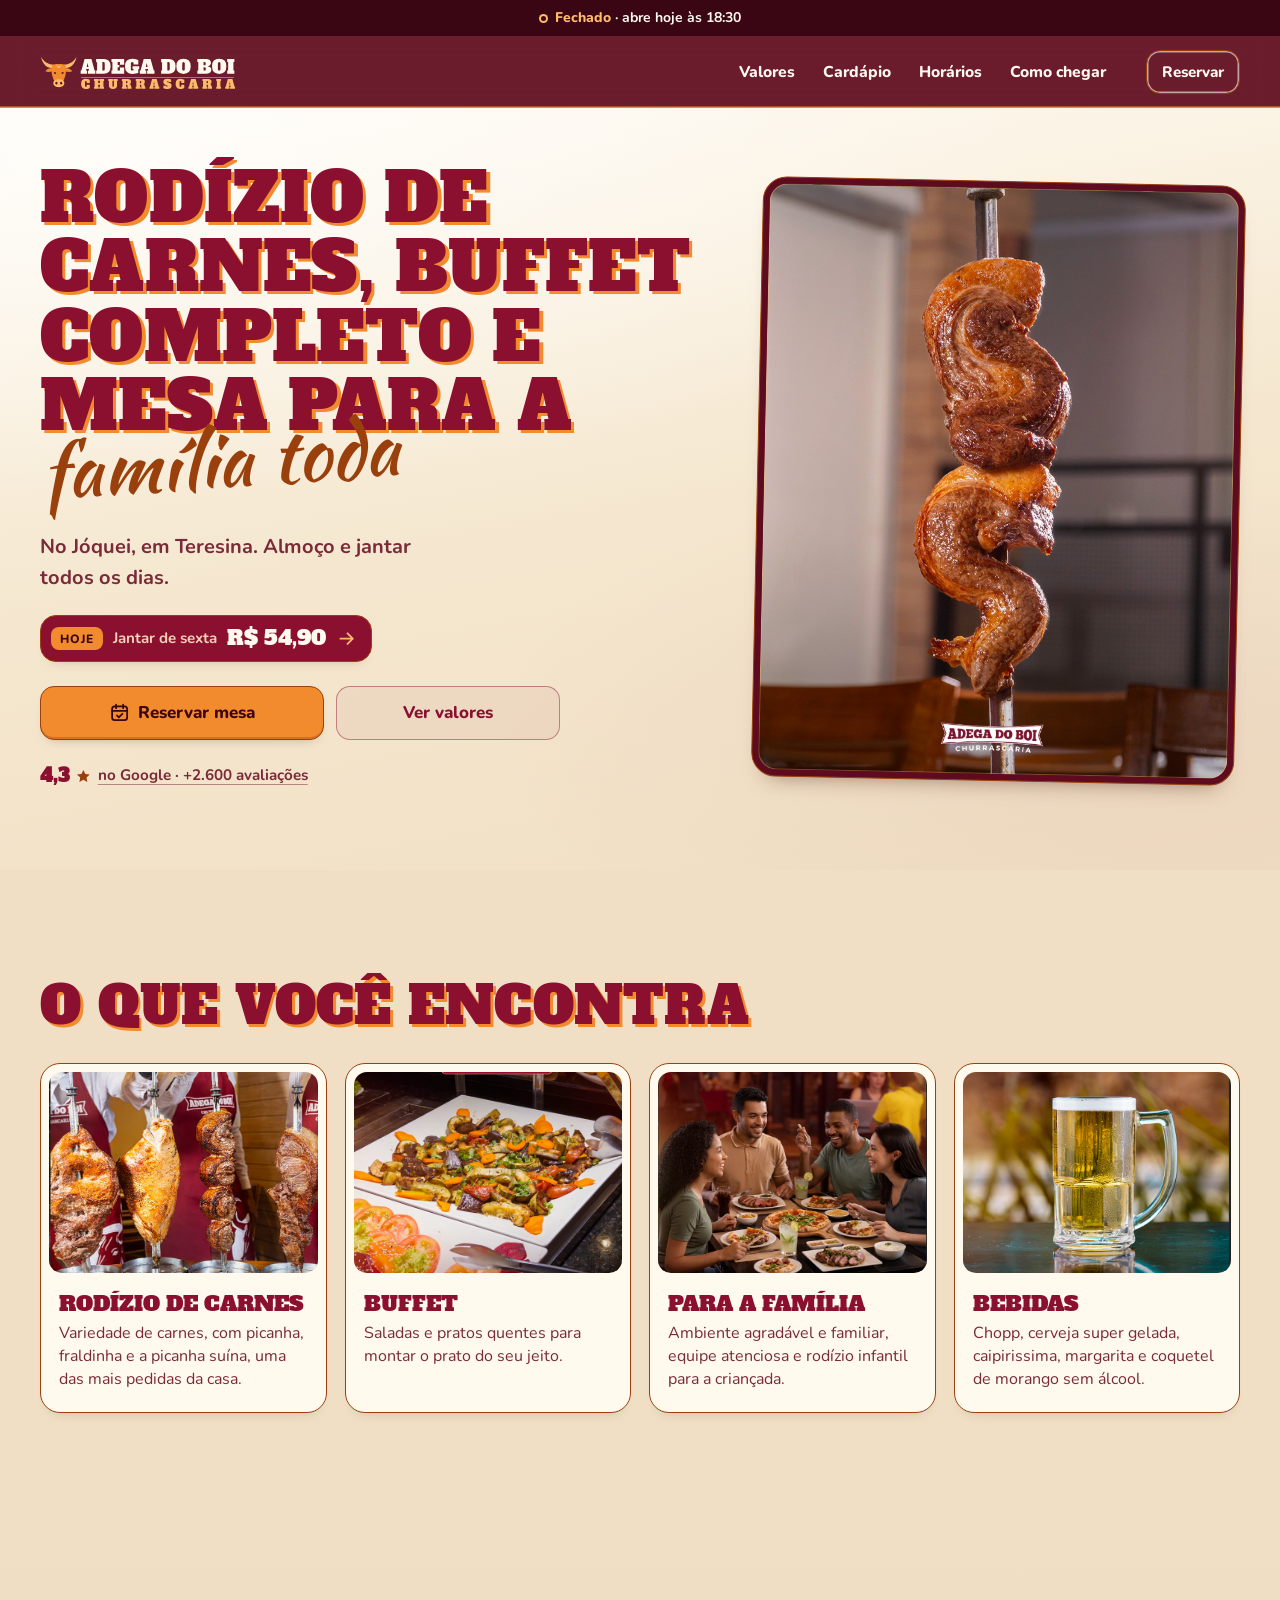
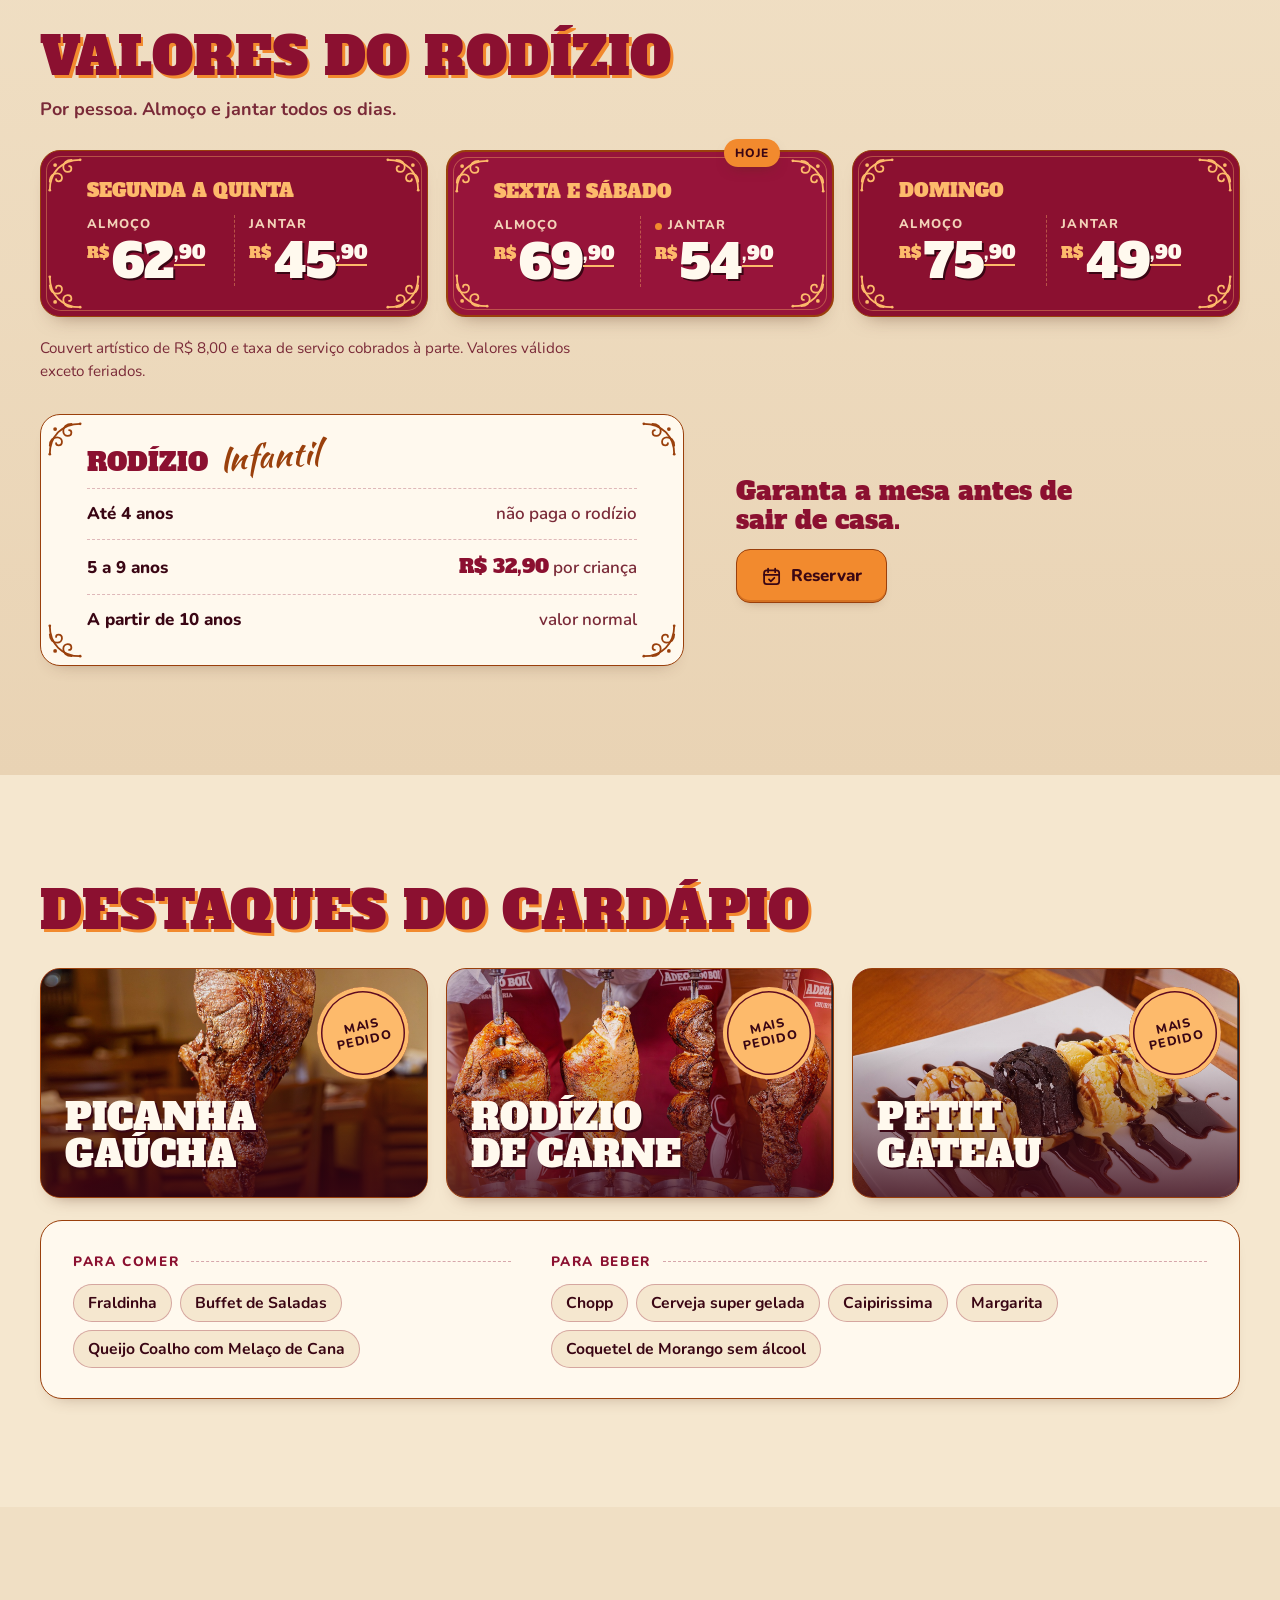
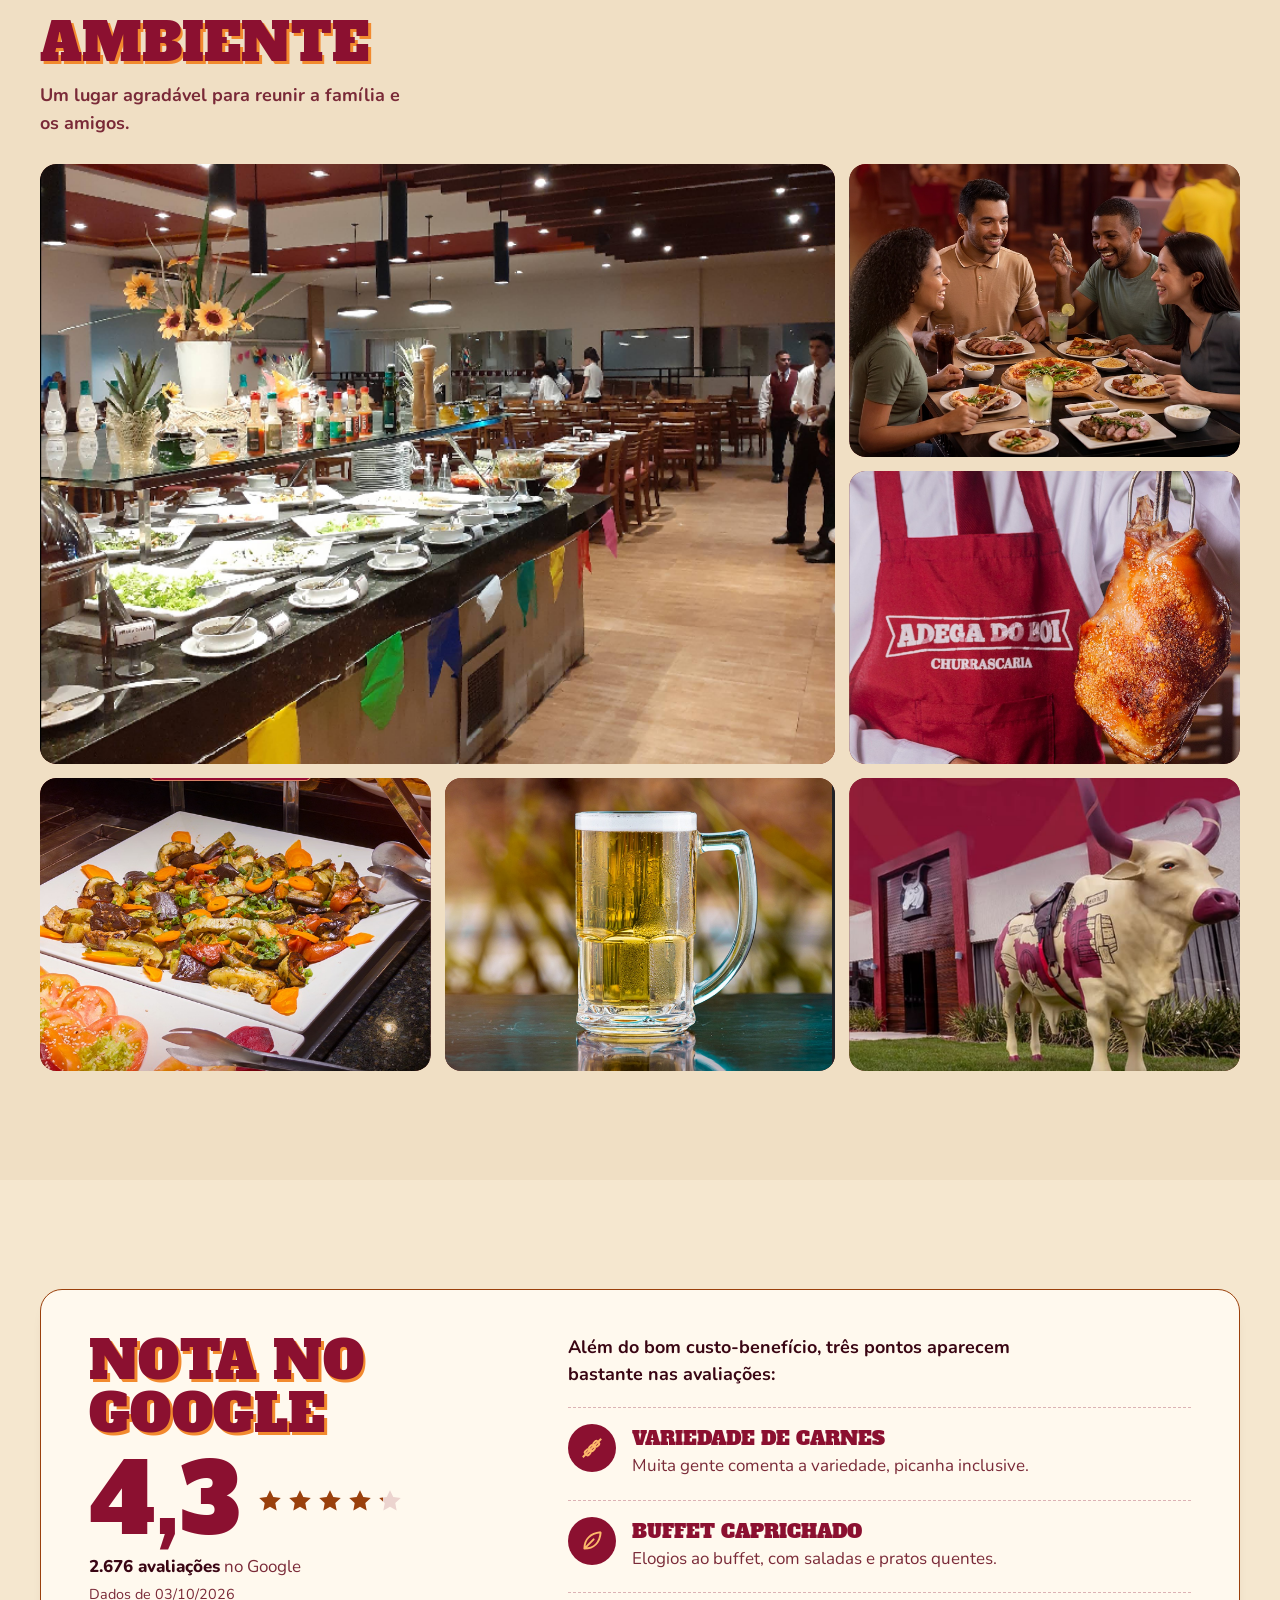
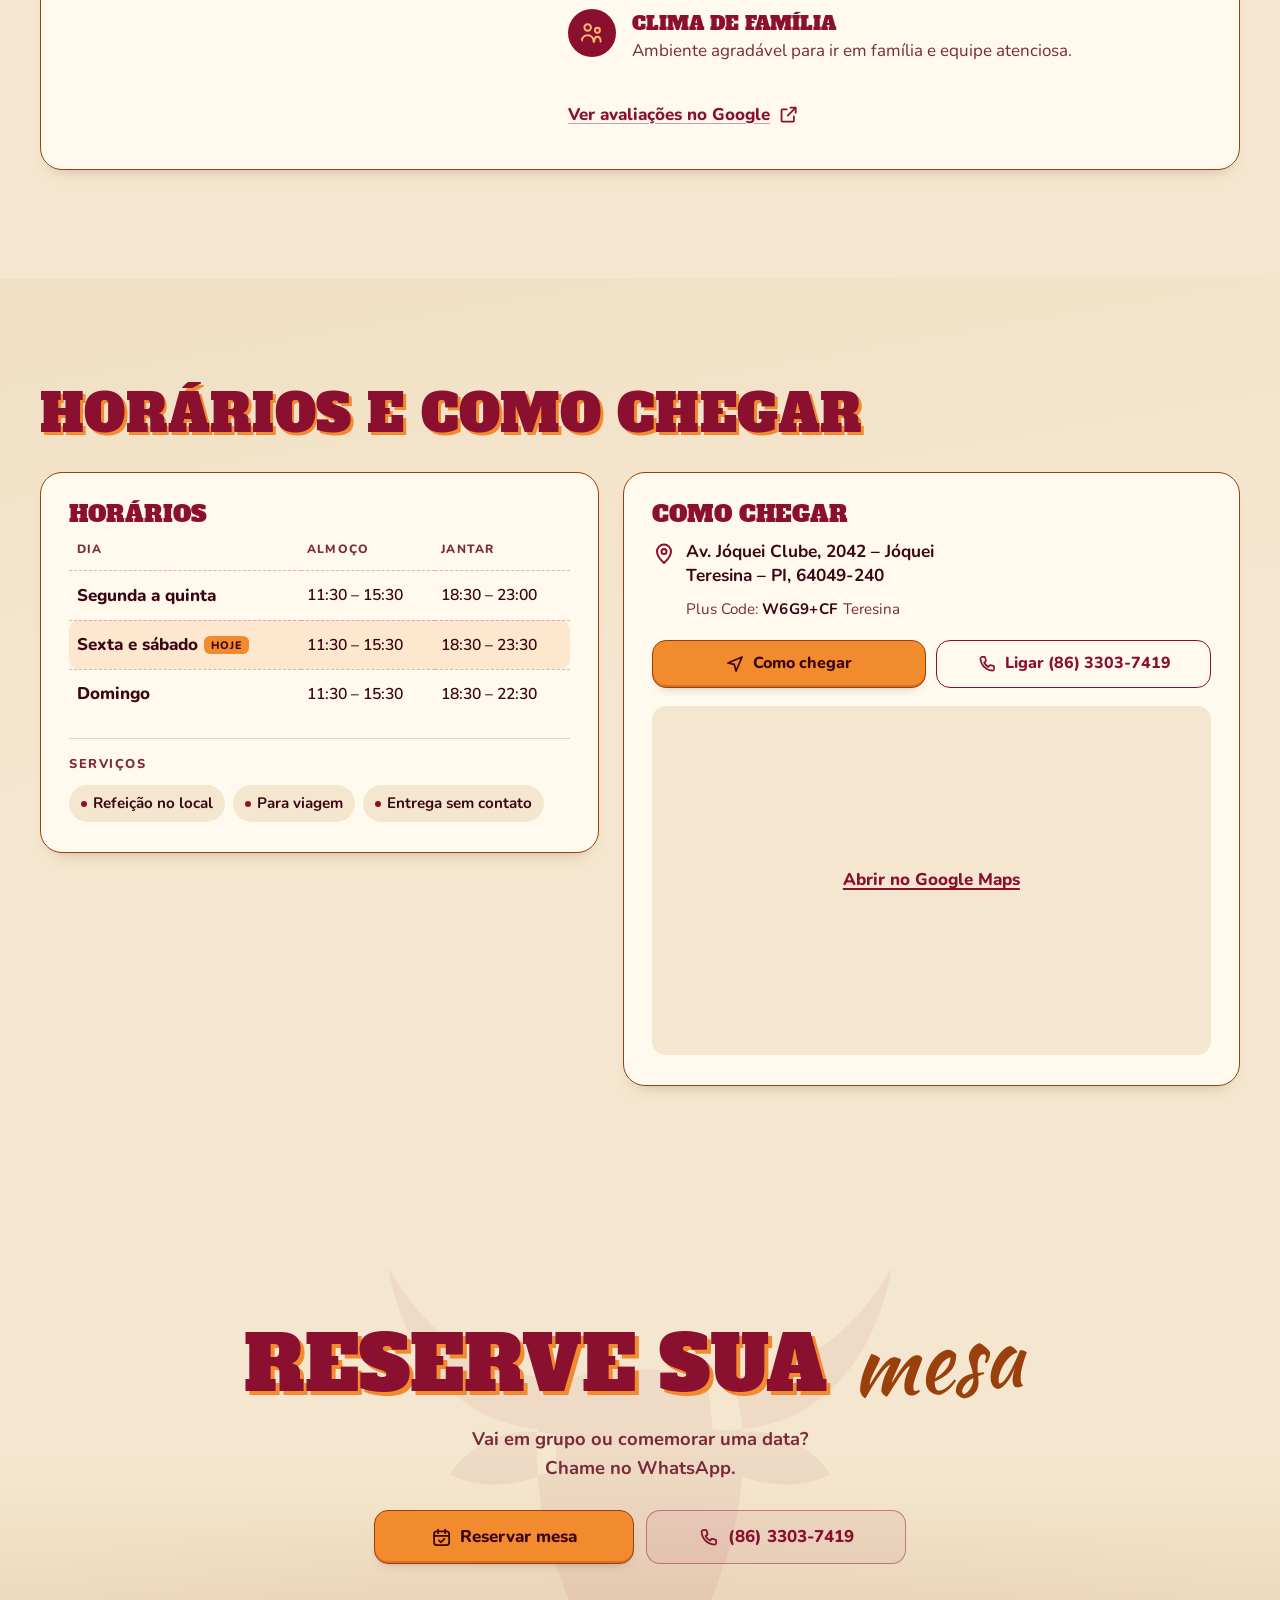
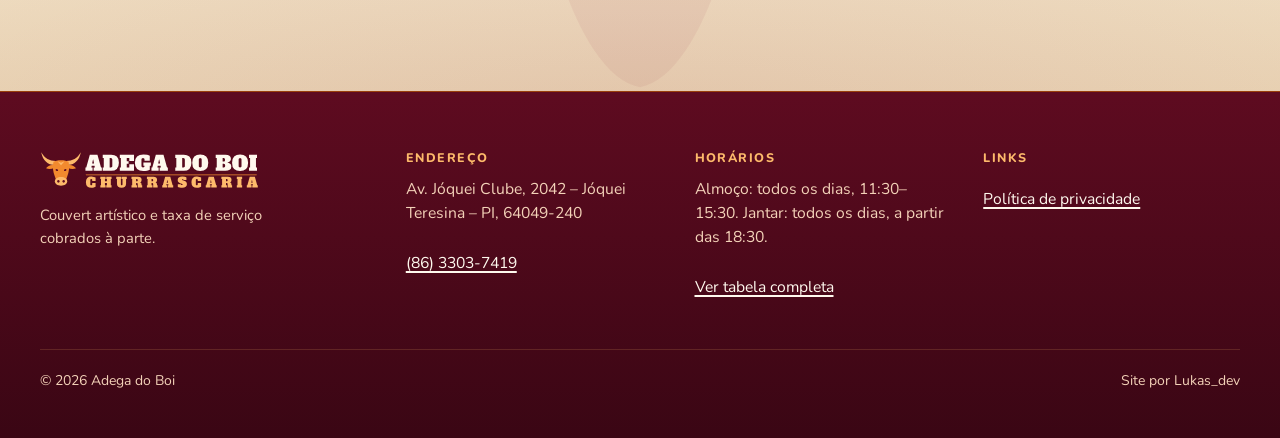
<file: index.html>
<!doctype html>
<html lang="pt-BR">
<head>
  <meta charset="utf-8">
  <meta name="viewport" content="width=device-width, initial-scale=1, viewport-fit=cover">
  <title>Adega do Boi | Churrascaria e Rodízio em Teresina – PI</title>
  <meta name="description" content="Rodízio de carnes e buffet no Jóquei, Teresina. Veja valores, horários e reserve sua mesa.">
  <!-- CONFIRMAR: trocar https://www.adegadoboi.com.br pelo domínio final (aqui, no config.js, no sitemap.xml e no robots.txt) -->
  <link rel="canonical" href="https://www.adegadoboi.com.br/">
  <meta name="theme-color" content="#3A0614">
  <meta name="format-detection" content="telephone=no">

  <meta property="og:type" content="website">
  <meta property="og:locale" content="pt_BR">
  <meta property="og:site_name" content="Adega do Boi">
  <meta property="og:title" content="Adega do Boi | Churrascaria e Rodízio em Teresina – PI">
  <meta property="og:description" content="Rodízio de carnes e buffet no Jóquei, Teresina. Veja valores, horários e reserve sua mesa.">
  <meta property="og:url" content="https://www.adegadoboi.com.br/">
  <meta property="og:image" content="https://www.adegadoboi.com.br/assets/img/og-image.jpg">
  <meta property="og:image:width" content="1200">
  <meta property="og:image:height" content="630">
  <meta property="og:image:alt" content="Adega do Boi — rodízio de carnes e buffet no Jóquei, Teresina">
  <meta name="twitter:card" content="summary_large_image">
  <meta name="twitter:title" content="Adega do Boi | Churrascaria e Rodízio em Teresina – PI">
  <meta name="twitter:description" content="Rodízio de carnes e buffet no Jóquei, Teresina. Veja valores, horários e reserve sua mesa.">
  <meta name="twitter:image" content="https://www.adegadoboi.com.br/assets/img/og-image.jpg">

  <link rel="icon" href="assets/img/favicon.svg" type="image/svg+xml">
  <link rel="apple-touch-icon" href="assets/img/apple-touch-icon.png">

  <link rel="preconnect" href="https://fonts.googleapis.com">
  <link rel="preconnect" href="https://fonts.gstatic.com" crossorigin>
  <link rel="stylesheet" href="https://fonts.googleapis.com/css2?family=Alfa+Slab+One&amp;family=Kaushan+Script&amp;family=Nunito:wght@400;600;700;800&amp;display=swap" media="print" onload="this.media='all'">
  <noscript><link rel="stylesheet" href="https://fonts.googleapis.com/css2?family=Alfa+Slab+One&amp;family=Kaushan+Script&amp;family=Nunito:wght@400;600;700;800&amp;display=swap"></noscript>
  <link rel="stylesheet" href="assets/css/style.css">
  <script>(function(d){d.classList.add("js","cta-hero-visivel");if(!matchMedia('(prefers-reduced-motion: reduce)').matches&&'IntersectionObserver' in window){d.classList.add('js-motion');setTimeout(function(){if(!window.__adbReady)d.classList.remove('js-motion')},3000)}})(document.documentElement)</script>

  <script type="application/ld+json">
  {
    "@context": "https://schema.org",
    "@type": "Restaurant",
    "name": "Adega do Boi",
    "url": "https://www.adegadoboi.com.br/",
    "image": "https://www.adegadoboi.com.br/assets/img/og-image.jpg",
    "telephone": "+55 86 3303-7419",
    "servesCuisine": ["Churrasco", "Rodízio de carnes", "Brasileira"],
    "priceRange": "R$ 40–120",
    "address": {
      "@type": "PostalAddress",
      "streetAddress": "Av. Jóquei Clube, 2042 – Jóquei",
      "addressLocality": "Teresina",
      "addressRegion": "PI",
      "postalCode": "64049-240",
      "addressCountry": "BR"
    },
    "openingHoursSpecification": [
      { "@type": "OpeningHoursSpecification", "dayOfWeek": ["Monday", "Tuesday", "Wednesday", "Thursday", "Friday", "Saturday", "Sunday"], "opens": "11:30", "closes": "15:30" },
      { "@type": "OpeningHoursSpecification", "dayOfWeek": ["Monday", "Tuesday", "Wednesday", "Thursday"], "opens": "18:30", "closes": "23:00" },
      { "@type": "OpeningHoursSpecification", "dayOfWeek": ["Friday", "Saturday"], "opens": "18:30", "closes": "23:30" },
      { "@type": "OpeningHoursSpecification", "dayOfWeek": "Sunday", "opens": "18:30", "closes": "22:30" }
    ]
  }
  </script>
</head>
<body>
  <!-- Ícones (desenhados à mão, traço único) -->
  <svg width="0" height="0" style="position:absolute" aria-hidden="true" focusable="false">
    <defs>
      <symbol id="i-mesa" viewBox="0 0 24 24"><rect x="3.5" y="5" width="17" height="15.5" rx="3"/><path d="M8 3v4M16 3v4M3.5 10h17M9 15.2l2.1 2.1 4-4"/></symbol>
      <symbol id="i-tel" viewBox="0 0 24 24"><path d="M6.2 3.5h2.6c.5 0 .9.3 1 .8l.9 3.6c.1.4 0 .9-.4 1.1l-1.8 1.2a12 12 0 0 0 5.3 5.3l1.2-1.8c.3-.4.7-.5 1.1-.4l3.6.9c.5.1.8.5.8 1v2.6c0 1.2-1 2.2-2.2 2.1C10.6 19.4 4.6 13.4 4.1 5.7 4 4.5 5 3.5 6.2 3.5z"/></symbol>
      <symbol id="i-rota" viewBox="0 0 24 24"><path d="M3.5 10.8 20.5 3.5l-7.3 17-2.1-8.1z"/></symbol>
      <symbol id="i-pin" viewBox="0 0 24 24"><path d="M12 21s-7-6.1-7-11.4a7 7 0 0 1 14 0C19 14.9 12 21 12 21z"/><circle cx="12" cy="9.6" r="2.5"/></symbol>
      <symbol id="i-menu" viewBox="0 0 24 24"><path d="M4 7h16M4 12h16M4 17h16"/></symbol>
      <symbol id="i-fechar" viewBox="0 0 24 24"><path d="M6 6l12 12M18 6 6 18"/></symbol>
      <symbol id="i-insta" viewBox="0 0 24 24"><rect x="3.5" y="3.5" width="17" height="17" rx="5"/><circle cx="12" cy="12" r="4"/><circle cx="17.2" cy="6.8" r=".6"/></symbol>
      <symbol id="i-seta" viewBox="0 0 24 24"><path d="M5 12h14M13 6l6 6-6 6"/></symbol>
      <symbol id="i-externo" viewBox="0 0 24 24"><path d="M14 4h6v6M20 4l-9 9M18 14v5a1 1 0 0 1-1 1H5a1 1 0 0 1-1-1V7a1 1 0 0 1 1-1h5"/></symbol>
      <symbol id="i-estrela" viewBox="0 0 24 24"><path d="m12 2.8 2.8 5.8 6.4.8-4.7 4.4 1.2 6.3L12 17l-5.7 3.1 1.2-6.3-4.7-4.4 6.4-.8z"/></symbol>
      <symbol id="i-espeto" viewBox="0 0 24 24"><path d="M3 21 21 3"/><rect x="5.7" y="13.8" width="4.6" height="4.6" rx="1.2" transform="rotate(45 8 16.1)"/><rect x="9.7" y="9.8" width="4.6" height="4.6" rx="1.2" transform="rotate(45 12 12.1)"/><rect x="13.7" y="5.8" width="4.6" height="4.6" rx="1.2" transform="rotate(45 16 8.1)"/></symbol>
      <symbol id="i-folha" viewBox="0 0 24 24"><path d="M5 19C5 10.5 10.5 5 20 4c-.8 9.4-6.3 15-15 15zM5 19l8.5-8.5"/></symbol>
      <symbol id="i-familia" viewBox="0 0 24 24"><circle cx="8" cy="7" r="3"/><circle cx="17" cy="9.4" r="2.3"/><path d="M2.5 20c0-3.6 2.4-6 5.5-6s5.5 2.4 5.5 6M14 20c.2-2.8 1.3-4.5 3-4.5s2.9 1.7 3 4.5"/></symbol>
      <symbol id="i-boi" viewBox="0 0 100 100"><path d="M37 41C22 42 9 33 5 12c8 14 19 20 33 20zM63 41c15 1 28-8 32-29-8 14-19 20-33 20zM35 42c-8-2-15 1-19 7 6 3 13 2 19-1zM65 42c8-2 15 1 19 7-6 3-13 2-19-1zM33 34c6-5 28-5 34 0 3 10 1 24-3 34-3 9-8 18-14 19-6-1-11-10-14-19-4-10-6-24-3-34z"/></symbol>
    </defs>
  </svg>

  <a class="skip" href="#conteudo">Pular para o conteúdo</a>

  <!-- 1. Status (calculado em JS a partir da tabela de horários, fuso America/Fortaleza) -->
  <div class="status" data-status>
    <p class="status__line">
      <span class="status__dot" aria-hidden="true"></span>
      <span class="status__window"><span class="status__text" data-status-text>Almoço e jantar todos os dias</span></span>
    </p>
  </div>

  <!-- 2. Header -->
  <header class="header" data-header>
    <div class="header__bar wrap">
      <a class="header__logo" href="#topo" aria-label="Adega do Boi, ir para o início">
        <!-- Logo PROVISÓRIO: troque o arquivo assets/img/logo-placeholder.svg -->
        <img src="assets/img/logo-placeholder.svg" width="419" height="81" alt="Adega do Boi — Churrascaria">
      </a>
      <nav class="nav" aria-label="Seções">
        <ul class="nav__list">
          <li><a href="#valores">Valores</a></li>
          <li><a href="#cardapio">Cardápio</a></li>
          <li><a href="#horarios">Horários</a></li>
          <li><a href="#como-chegar">Como chegar</a></li>
        </ul>
      </nav>
      <a class="btn btn--primary btn--sm header__cta" href="https://wa.me/558633037419?text=Ol%C3%A1!%20Gostaria%20de%20reservar%20uma%20mesa%20na%20Adega%20do%20Boi.%0AData%3A%20__%0AHor%C3%A1rio%3A%20__%0APessoas%3A%20__" target="_blank" rel="noopener" data-reserva data-track="reservar_whatsapp" data-origem="header">Reservar</a>
      <button class="header__toggle" type="button" aria-expanded="false" aria-controls="menu-mobile" data-menu-toggle>
        <svg class="icon icon--abrir" aria-hidden="true"><use href="#i-menu"/></svg>
        <svg class="icon icon--fechar" aria-hidden="true"><use href="#i-fechar"/></svg>
        <span class="sr-only">Menu</span>
      </button>
    </div>
    <div class="menu" id="menu-mobile" data-menu>
      <ul class="menu__list wrap">
        <li><a href="#valores">Valores</a></li>
        <li><a href="#cardapio">Cardápio</a></li>
        <li><a href="#horarios">Horários</a></li>
        <li><a href="#como-chegar">Como chegar</a></li>
      </ul>
    </div>
  </header>

  <main id="conteudo">
    <!-- 3. Hero -->
    <section class="hero" id="topo" aria-labelledby="hero-titulo">
      <div class="hero__inner wrap">
        <div class="hero__text">
          <h1 class="hero__title" id="hero-titulo">
            Rodízio de carnes, buffet completo e mesa para&nbsp;a <span class="brush brush--paint">família toda</span>
          </h1>
          <p class="hero__sub">No Jóquei, em Teresina. Almoço e jantar todos os dias.</p>

          <!-- Preenchido pelo JS a partir da tabela de valores abaixo (sem duplicar preço) -->
          <a class="today" href="#valores" data-today hidden>
            <span class="today__tag" data-today-tag>Hoje</span>
            <span class="today__label" data-today-label></span>
            <span class="today__price" data-today-price></span>
            <svg class="icon today__arrow" aria-hidden="true"><use href="#i-seta"/></svg>
          </a>

          <div class="hero__ctas">
            <a class="btn btn--primary btn--lg" href="https://wa.me/558633037419?text=Ol%C3%A1!%20Gostaria%20de%20reservar%20uma%20mesa%20na%20Adega%20do%20Boi.%0AData%3A%20__%0AHor%C3%A1rio%3A%20__%0APessoas%3A%20__" target="_blank" rel="noopener" data-reserva data-track="reservar_whatsapp" data-origem="hero">
              <svg class="icon" aria-hidden="true"><use href="#i-mesa"/></svg>
              Reservar mesa
            </a>
            <a class="btn btn--ghost btn--lg" href="#valores">Ver valores</a>
          </div>

          <!-- CONFIRMAR: trocar pelo link de compartilhamento do perfil no Google Maps (botão "Compartilhar" do perfil) -->
          <a class="gseal" href="https://www.google.com/maps/search/?api=1&amp;query=Adega%20do%20Boi%2C%20Av.%20J%C3%B3quei%20Clube%2C%202042%2C%20Teresina%20-%20PI" target="_blank" rel="noopener" data-track="ver_avaliacoes" data-origem="hero">
            <span class="gseal__score">4,3</span>
            <svg class="icon gseal__star" aria-hidden="true"><use href="#i-estrela"/></svg>
            <span class="gseal__text">no Google · +2.600 avaliações</span>
            <span class="sr-only">(abre o Google Maps)</span>
          </a>
        </div>

        <figure class="hero__media">
          <!-- FOTO: hero.jpg (4:5). Troque o arquivo mantendo o nome. -->
          <img src="assets/img/hero.png" width="1200" height="1500" alt="Espeto de picanha sendo servido na mesa" fetchpriority="high" decoding="async">
        </figure>
      </div>
    </section>

    <!-- 4. O que você encontra -->
    <section class="section section--cal-2" id="encontra" aria-labelledby="encontra-titulo">
      <div class="wrap">
        <h2 class="h2 reveal" id="encontra-titulo">O que você encontra</h2>
        <ul class="features" role="list">
          <li class="feature reveal">
            <img class="feature__img" src="assets/img/destaques-rodizio.png" width="960" height="720" alt="Cortes de carne no espeto" loading="lazy" decoding="async">
            <div class="feature__body">
              <h3 class="feature__title">Rodízio de carnes</h3>
              <p>Variedade de carnes, com picanha, fraldinha e a picanha suína, uma das mais pedidas da casa.</p>
            </div>
          </li>
          <li class="feature reveal">
            <img class="feature__img" src="assets/img/destaques-buMet.png" width="960" height="720" alt="Buffet de saladas e pratos quentes" loading="lazy" decoding="async">
            <div class="feature__body">
              <h3 class="feature__title">Buffet</h3>
              <!-- CONFIRMAR: o buffet está incluso no valor do rodízio? Não afirmar até confirmar. -->
              <p>Saladas e pratos quentes para montar o prato do seu jeito.</p>
            </div>
          </li>
          <li class="feature reveal">
            <img class="feature__img" src="assets/img/destaques-familia.png" width="960" height="720" alt="Família reunida à mesa" loading="lazy" decoding="async">
            <div class="feature__body">
              <h3 class="feature__title">Para a família</h3>
              <p>Ambiente agradável e familiar, equipe atenciosa e rodízio infantil para a criançada.</p>
            </div>
          </li>
          <li class="feature reveal">
            <img class="feature__img" src="assets/img/destaques-bebidas.png" width="960" height="720" alt="Chopp e caipirissima na mesa" loading="lazy" decoding="async">
            <div class="feature__body">
              <h3 class="feature__title">Bebidas</h3>
              <p>Chopp, cerveja super gelada, caipirissima, margarita e coquetel de morango sem álcool.</p>
            </div>
          </li>
        </ul>
      </div>
    </section>

    <!-- 5. Valores do rodízio — fonte única dos preços (o JS lê daqui para o destaque "Hoje") -->
    <section class="section section--valores" id="valores" aria-labelledby="valores-titulo">
      <div class="wrap">
        <div class="valores__head reveal">
          <h2 class="h2" id="valores-titulo">Valores do rodízio</h2>
          <p class="valores__lead">Por pessoa. Almoço e jantar todos os dias.</p>
        </div>

        <div class="prices">
          <article class="price-card reveal" data-dias="1 2 3 4">
            <h3 class="price-card__days">Segunda a quinta</h3>
            <span class="price-card__hoje" data-hoje-tag hidden>Hoje</span>
            <dl class="price-card__rows">
              <div class="price-row" data-refeicao="almoco">
                <dt>Almoço</dt>
                <dd><data class="price" value="62.90"><span class="price__cur">R$</span><span class="price__int">62</span><span class="price__cents">,90</span></data></dd>
              </div>
              <div class="price-row" data-refeicao="jantar">
                <dt>Jantar</dt>
                <dd><data class="price" value="45.90"><span class="price__cur">R$</span><span class="price__int">45</span><span class="price__cents">,90</span></data></dd>
              </div>
            </dl>
          </article>

          <article class="price-card reveal" data-dias="5 6">
            <h3 class="price-card__days">Sexta e sábado</h3>
            <span class="price-card__hoje" data-hoje-tag hidden>Hoje</span>
            <dl class="price-card__rows">
              <div class="price-row" data-refeicao="almoco">
                <dt>Almoço</dt>
                <dd><data class="price" value="69.90"><span class="price__cur">R$</span><span class="price__int">69</span><span class="price__cents">,90</span></data></dd>
              </div>
              <div class="price-row" data-refeicao="jantar">
                <dt>Jantar</dt>
                <dd><data class="price" value="54.90"><span class="price__cur">R$</span><span class="price__int">54</span><span class="price__cents">,90</span></data></dd>
              </div>
            </dl>
          </article>

          <article class="price-card reveal" data-dias="0">
            <h3 class="price-card__days">Domingo</h3>
            <span class="price-card__hoje" data-hoje-tag hidden>Hoje</span>
            <dl class="price-card__rows">
              <div class="price-row" data-refeicao="almoco">
                <dt>Almoço</dt>
                <dd><data class="price" value="75.90"><span class="price__cur">R$</span><span class="price__int">75</span><span class="price__cents">,90</span></data></dd>
              </div>
              <div class="price-row" data-refeicao="jantar">
                <dt>Jantar</dt>
                <dd><data class="price" value="49.90"><span class="price__cur">R$</span><span class="price__int">49</span><span class="price__cents">,90</span></data></dd>
              </div>
            </dl>
          </article>
        </div>

        <!-- CONFIRMAR: há música ao vivo? O site não afirma; o couvert artístico aparece só como cobrança. -->
        <p class="price-note reveal">Couvert artístico de R$ 8,00 e taxa de serviço cobrados à parte. Valores válidos exceto feriados.</p>

        <div class="valores__foot">
          <!-- CONFIRMAR: preço do rodízio infantil veio de um story com ~2 anos -->
          <div class="infantil reveal">
            <h3 class="infantil__title">Rodízio <span class="brush">Infantil</span></h3>
            <ul class="infantil__list" role="list">
              <li><span class="infantil__age">Até 4 anos</span><span class="infantil__val">não paga o rodízio</span></li>
              <li><span class="infantil__age">5 a 9 anos</span><span class="infantil__val"><strong>R$ 32,90</strong> por criança</span></li>
              <li><span class="infantil__age">A partir de 10 anos</span><span class="infantil__val">valor normal</span></li>
            </ul>
          </div>
          <div class="valores__cta reveal">
            <p>Garanta a mesa antes de sair de casa.</p>
            <a class="btn btn--primary btn--lg" href="https://wa.me/558633037419?text=Ol%C3%A1!%20Gostaria%20de%20reservar%20uma%20mesa%20na%20Adega%20do%20Boi.%0AData%3A%20__%0AHor%C3%A1rio%3A%20__%0APessoas%3A%20__" target="_blank" rel="noopener" data-reserva data-track="reservar_whatsapp" data-origem="valores">
              <svg class="icon" aria-hidden="true"><use href="#i-mesa"/></svg>
              Reservar
            </a>
          </div>
        </div>
      </div>
    </section>

    <!-- 6. Destaques do cardápio -->
    <section class="section section--cal" id="cardapio" aria-labelledby="cardapio-titulo">
      <div class="wrap">
        <h2 class="h2 reveal" id="cardapio-titulo">Destaques do cardápio</h2>
        <ul class="menu-top" role="list">
          <li class="dish reveal">
            <span class="dish__seal"><span>Mais</span> <span>pedido</span></span>
            <!-- FOTO: picanha-gaucha.png. Troque o arquivo mantendo o nome. -->
            <img class="dish__img" src="assets/img/picanha-gaucha.png" width="715" height="818" alt="" loading="lazy" decoding="async">
            <h3 class="dish__name">Picanha Gaúcha</h3>
          </li>
          <li class="dish reveal">
            <span class="dish__seal"><span>Mais</span> <span>pedido</span></span>
            <!-- FOTO: rodizio-carnes.png. Troque o arquivo mantendo o nome. -->
            <img class="dish__img" src="assets/img/rodizio-carnes.png" width="719" height="589" alt="" loading="lazy" decoding="async">
            <h3 class="dish__name">Rodízio de Carne</h3>
          </li>
          <li class="dish reveal">
            <span class="dish__seal"><span>Mais</span> <span>pedido</span></span>
            <!-- FOTO: petit-gateau.png. Troque o arquivo mantendo o nome. -->
            <img class="dish__img" src="assets/img/petit-gateau.png" width="718" height="826" alt="" loading="lazy" decoding="async">
            <h3 class="dish__name">Petit Gateau</h3>
          </li>
        </ul>

        <div class="menu-more placa">
          <div class="menu-group reveal">
            <h3 class="menu-group__title">Para comer</h3>
            <ul class="chips" role="list">
              <li>Fraldinha</li>
              <li>Buffet de Saladas</li>
              <li>Queijo Coalho com Melaço de Cana</li>
            </ul>
          </div>
          <div class="menu-group reveal">
            <h3 class="menu-group__title">Para beber</h3>
            <ul class="chips" role="list">
              <li>Chopp</li>
              <li>Cerveja super gelada</li>
              <li>Caipirissima</li>
              <li>Margarita</li>
              <li>Coquetel de Morango sem álcool</li>
            </ul>
          </div>
        </div>
      </div>
    </section>

    <!-- 7. Ambiente -->
    <section class="section section--cal-2" id="ambiente" aria-labelledby="ambiente-titulo">
      <div class="wrap">
        <div class="ambiente__head reveal">
          <h2 class="h2" id="ambiente-titulo">Ambiente</h2>
          <p>Um lugar agradável para reunir a família e os amigos.</p>
        </div>
        <ul class="gallery" role="list">
          <li class="gallery__item reveal-clip"><img src="assets/img/galeria-1.png" width="1200" height="900" alt="Salão principal visto da entrada" loading="lazy" decoding="async"></li>
          <li class="gallery__item reveal-clip"><img src="assets/img/galeria-2.png" width="1200" height="900" alt="Mesa posta para família" loading="lazy" decoding="async"></li>
          <li class="gallery__item reveal-clip"><img src="assets/img/galeria-3.png" width="1200" height="900" alt="Passador servindo carne na mesa" loading="lazy" decoding="async"></li>
          <li class="gallery__item reveal-clip"><img src="assets/img/destaques-buMet.png" width="1200" height="900" alt="Buffet de saladas" loading="lazy" decoding="async"></li>
          <li class="gallery__item reveal-clip"><img src="assets/img/destaques-bebidas.png" width="1200" height="900" alt="Chopp sendo tirado no balcão" loading="lazy" decoding="async"></li>
          <li class="gallery__item reveal-clip"><img src="assets/img/galeria-6.png" width="1200" height="900" alt="Fachada da Adega do Boi na Av. Jóquei Clube" loading="lazy" decoding="async"></li>
        </ul>
      </div>
    </section>

    <!-- 8. Prova social (sem depoimentos; temas parafraseados das avaliações públicas) -->
    <section class="section section--cal" id="avaliacoes" aria-labelledby="avaliacoes-titulo">
      <div class="wrap"><div class="social placa">
        <div class="social__score reveal">
          <h2 class="h2" id="avaliacoes-titulo">Nota no Google</h2>
          <p class="score">
            <span class="score__num">4,3</span>
            <span class="score__stars" aria-hidden="true">
              <span class="score__row"><svg class="icon"><use href="#i-estrela"/></svg><svg class="icon"><use href="#i-estrela"/></svg><svg class="icon"><use href="#i-estrela"/></svg><svg class="icon"><use href="#i-estrela"/></svg><svg class="icon"><use href="#i-estrela"/></svg></span>
              <span class="score__row score__row--fill" style="--nota: 86%"><svg class="icon"><use href="#i-estrela"/></svg><svg class="icon"><use href="#i-estrela"/></svg><svg class="icon"><use href="#i-estrela"/></svg><svg class="icon"><use href="#i-estrela"/></svg><svg class="icon"><use href="#i-estrela"/></svg></span>
            </span>
            <span class="sr-only">de 5 estrelas</span>
          </p>
          <p class="score__meta"><strong>2.676 avaliações</strong> no Google<br><span>Dados de 03/10/2026</span></p>
        </div>

        <div class="social__themes">
          <p class="social__intro reveal">Além do bom custo-benefício, três pontos aparecem bastante nas avaliações:</p>
          <ul class="themes" role="list">
            <li class="theme reveal">
              <svg class="icon theme__icon" aria-hidden="true"><use href="#i-espeto"/></svg>
              <div><h3 class="theme__title">Variedade de carnes</h3><p>Muita gente comenta a variedade, picanha inclusive.</p></div>
            </li>
            <li class="theme reveal">
              <svg class="icon theme__icon" aria-hidden="true"><use href="#i-folha"/></svg>
              <div><h3 class="theme__title">Buffet caprichado</h3><p>Elogios ao buffet, com saladas e pratos quentes.</p></div>
            </li>
            <li class="theme reveal">
              <svg class="icon theme__icon" aria-hidden="true"><use href="#i-familia"/></svg>
              <div><h3 class="theme__title">Clima de família</h3><p>Ambiente agradável para ir em família e equipe atenciosa.</p></div>
            </li>
          </ul>
          <!-- CONFIRMAR: trocar pelo link de compartilhamento do perfil no Google Maps -->
          <a class="link-arrow reveal" href="https://www.google.com/maps/search/?api=1&amp;query=Adega%20do%20Boi%2C%20Av.%20J%C3%B3quei%20Clube%2C%202042%2C%20Teresina%20-%20PI" target="_blank" rel="noopener" data-track="ver_avaliacoes" data-origem="avaliacoes">
            Ver avaliações no Google
            <svg class="icon" aria-hidden="true"><use href="#i-externo"/></svg>
          </a>
        </div>
      </div></div>
    </section>

    <!-- 9. Horários e como chegar — a tabela abaixo é a FONTE ÚNICA dos horários (status do topo, destaque "Hoje" e rodapé leem daqui) -->
    <section class="section section--horarios" id="horarios" aria-labelledby="horarios-titulo">
      <div class="wrap">
        <h2 class="h2 reveal" id="horarios-titulo">Horários e como chegar</h2>
        <div class="visit">
          <div class="board board--hours placa reveal">
            <h3 class="board__title">Horários</h3>
            <!-- CONFIRMAR: horários em feriados -->
            <table class="hours" data-hours>
              <caption class="sr-only">Horários de funcionamento: almoço e jantar</caption>
              <thead>
                <tr><th scope="col">Dia</th><th scope="col">Almoço</th><th scope="col">Jantar</th></tr>
              </thead>
              <tbody>
                <tr data-dias="1 2 3 4">
                  <th scope="row">Segunda a quinta</th>
                  <td data-refeicao="almoco" data-abre="11:30" data-fecha="15:30">11:30 – 15:30</td>
                  <td data-refeicao="jantar" data-abre="18:30" data-fecha="23:00">18:30 – 23:00</td>
                </tr>
                <tr data-dias="5 6">
                  <th scope="row">Sexta e sábado</th>
                  <td data-refeicao="almoco" data-abre="11:30" data-fecha="15:30">11:30 – 15:30</td>
                  <td data-refeicao="jantar" data-abre="18:30" data-fecha="23:30">18:30 – 23:30</td>
                </tr>
                <tr data-dias="0">
                  <th scope="row">Domingo</th>
                  <td data-refeicao="almoco" data-abre="11:30" data-fecha="15:30">11:30 – 15:30</td>
                  <td data-refeicao="jantar" data-abre="18:30" data-fecha="22:30">18:30 – 22:30</td>
                </tr>
              </tbody>
            </table>
            <div class="services">
              <h4 class="services__title">Serviços</h4>
              <ul class="services__list" role="list">
                <li>Refeição no local</li>
                <li>Para viagem</li>
                <li>Entrega sem contato</li>
              </ul>
            </div>
          </div>

          <div class="board board--map placa reveal" id="como-chegar">
            <h3 class="board__title">Como chegar</h3>
            <address class="addr">
              <svg class="icon addr__icon" aria-hidden="true"><use href="#i-pin"/></svg>
              <span>Av. Jóquei Clube, 2042 – Jóquei<br>Teresina – PI, 64049-240</span>
            </address>
            <p class="plus">Plus Code: <strong>W6G9+CF</strong> Teresina</p>
            <div class="visit__ctas">
              <a class="btn btn--primary" href="https://www.google.com/maps/dir/?api=1&amp;destination=Adega%20do%20Boi%2C%20Av.%20J%C3%B3quei%20Clube%2C%202042%20-%20J%C3%B3quei%2C%20Teresina%20-%20PI%2C%2064049-240" target="_blank" rel="noopener" data-track="rota" data-origem="como_chegar">
                <svg class="icon" aria-hidden="true"><use href="#i-rota"/></svg>
                Como chegar
              </a>
              <a class="btn btn--outline" href="tel:+558633037419" data-track="ligar" data-origem="como_chegar">
                <svg class="icon" aria-hidden="true"><use href="#i-tel"/></svg>
                Ligar (86) 3303-7419
              </a>
            </div>
            <div class="map">
              <a class="map__fallback" href="https://www.google.com/maps/search/?api=1&amp;query=Adega%20do%20Boi%2C%20Av.%20J%C3%B3quei%20Clube%2C%202042%2C%20Teresina%20-%20PI" target="_blank" rel="noopener" tabindex="-1" aria-hidden="true">Abrir no Google Maps</a>
              <iframe title="Mapa: Adega do Boi, Av. Jóquei Clube, 2042, Teresina" src="https://www.google.com/maps?q=Adega%20do%20Boi%2C%20Av.%20J%C3%B3quei%20Clube%2C%202042%20-%20J%C3%B3quei%2C%20Teresina%20-%20PI%2C%2064049-240&amp;output=embed" width="600" height="400" loading="lazy" referrerpolicy="no-referrer-when-downgrade"></iframe>
            </div>
          </div>
        </div>
      </div>
    </section>

    <!-- 10. CTA final -->
    <section class="cta" aria-labelledby="cta-titulo">
      <svg class="cta__boi" aria-hidden="true" focusable="false"><use href="#i-boi"/></svg>
      <div class="wrap cta__inner reveal">
        <h2 class="cta__title" id="cta-titulo">Reserve sua <span class="brush">mesa</span></h2>
        <p class="cta__text" data-cta-text data-sem-whatsapp="Vai em grupo ou comemorar uma data? Ligue para a gente e garanta a mesa.">Vai em grupo ou comemorar uma data? Chame no WhatsApp.</p>
        <div class="cta__actions">
          <a class="btn btn--primary btn--lg" href="https://wa.me/558633037419?text=Ol%C3%A1!%20Gostaria%20de%20reservar%20uma%20mesa%20na%20Adega%20do%20Boi.%0AData%3A%20__%0AHor%C3%A1rio%3A%20__%0APessoas%3A%20__" target="_blank" rel="noopener" data-reserva data-track="reservar_whatsapp" data-origem="cta_final">
            <svg class="icon" aria-hidden="true"><use href="#i-mesa"/></svg>
            Reservar mesa
          </a>
          <a class="btn btn--ghost btn--lg" href="tel:+558633037419" data-track="ligar" data-origem="cta_final">
            <svg class="icon" aria-hidden="true"><use href="#i-tel"/></svg>
            (86) 3303-7419
          </a>
        </div>
      </div>
    </section>
  </main>

  <!-- 11. Rodapé -->
  <footer class="footer">
    <div class="wrap footer__grid">
      <div class="footer__brand">
        <img src="assets/img/logo-placeholder.svg" width="419" height="81" alt="Adega do Boi — Churrascaria" loading="lazy">
        <p class="footer__note">Couvert artístico e taxa de serviço cobrados à parte.</p>
      </div>
      <div>
        <h2 class="footer__title">Endereço</h2>
        <p>Av. Jóquei Clube, 2042 – Jóquei<br>Teresina – PI, 64049-240</p>
        <p><a href="tel:+558633037419" data-track="ligar" data-origem="rodape">(86) 3303-7419</a></p>
      </div>
      <div>
        <h2 class="footer__title">Horários</h2>
        <p data-hours-summary>Almoço e jantar todos os dias.</p>
        <p><a href="#horarios">Ver tabela completa</a></p>
      </div>
      <div>
        <h2 class="footer__title">Links</h2>
        <ul class="footer__links" role="list">
          <li data-instagram hidden><a href="#" data-instagram-link data-track="instagram" data-origem="rodape" target="_blank" rel="noopener"><svg class="icon" aria-hidden="true"><use href="#i-insta"/></svg><span data-instagram-handle>Instagram</span></a></li>
          <li><a href="politica-de-privacidade.html">Política de privacidade</a></li>
          <li data-cookie-prefs hidden><button type="button" class="linklike" data-cookie-open>Preferências de cookies</button></li>
        </ul>
      </div>
    </div>
    <div class="wrap footer__base">
      <p>© <span data-ano>2026</span> Adega do Boi</p>
      <p class="footer__credit" data-dev-credit></p>
    </div>
  </footer>

  <!-- 12. Barra fixa inferior (só no celular) -->
  <nav class="dock" aria-label="Ações rápidas">
    <a class="dock__btn dock__btn--main" href="https://wa.me/558633037419?text=Ol%C3%A1!%20Gostaria%20de%20reservar%20uma%20mesa%20na%20Adega%20do%20Boi.%0AData%3A%20__%0AHor%C3%A1rio%3A%20__%0APessoas%3A%20__" target="_blank" rel="noopener" data-reserva data-track="reservar_whatsapp" data-origem="barra_inferior">
      <svg class="icon" aria-hidden="true"><use href="#i-mesa"/></svg><span>Reservar</span>
    </a>
    <a class="dock__btn" href="tel:+558633037419" data-track="ligar" data-origem="barra_inferior">
      <svg class="icon" aria-hidden="true"><use href="#i-tel"/></svg><span>Ligar</span>
    </a>
    <a class="dock__btn" href="https://www.google.com/maps/dir/?api=1&amp;destination=Adega%20do%20Boi%2C%20Av.%20J%C3%B3quei%20Clube%2C%202042%20-%20J%C3%B3quei%2C%20Teresina%20-%20PI%2C%2064049-240" target="_blank" rel="noopener" data-track="rota" data-origem="barra_inferior">
      <svg class="icon" aria-hidden="true"><use href="#i-rota"/></svg><span>Rota</span>
    </a>
  </nav>

  <script src="assets/js/config.js"></script>
  <script src="assets/js/main.js" defer></script>
</body>
</html>
</file>
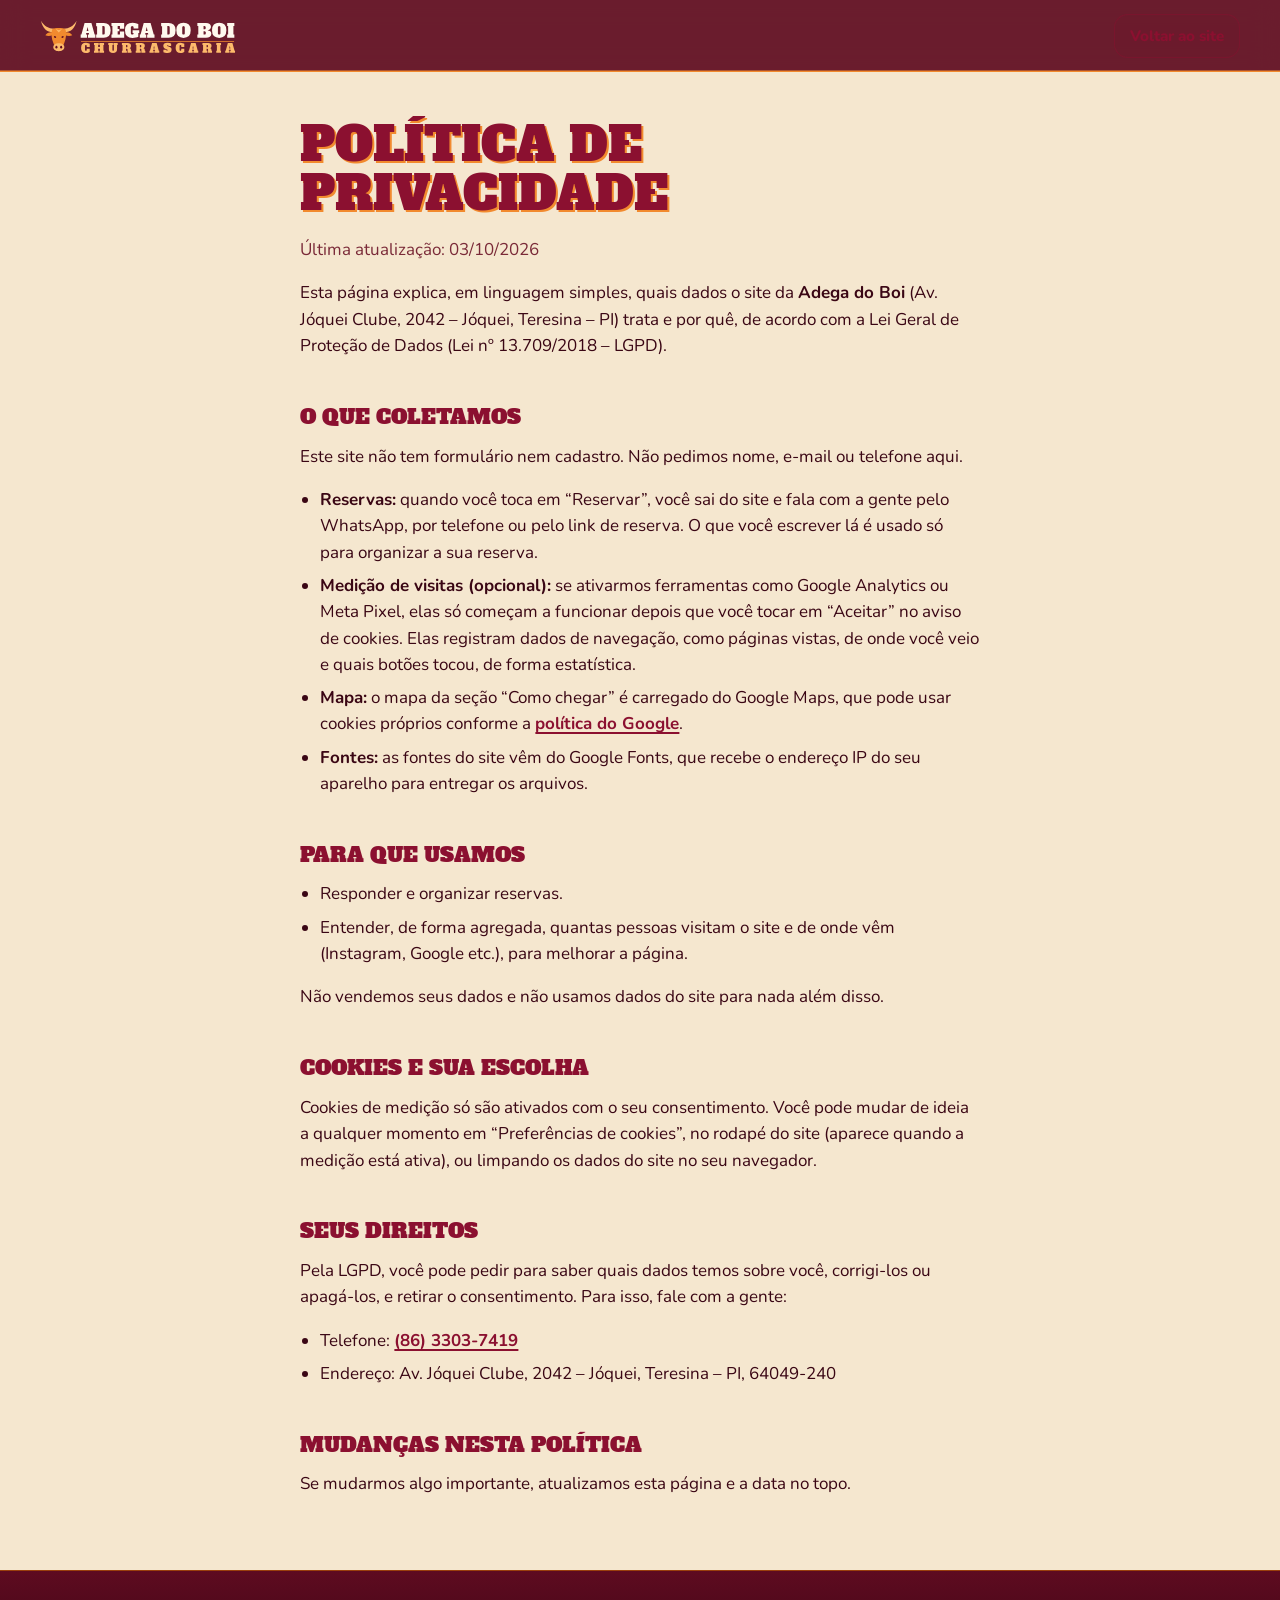
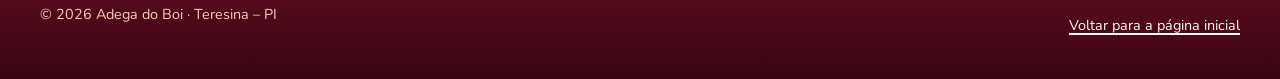
<file: politica-de-privacidade.html>
<!doctype html>
<html lang="pt-BR">
<head>
  <meta charset="utf-8">
  <meta name="viewport" content="width=device-width, initial-scale=1, viewport-fit=cover">
  <title>Política de privacidade | Adega do Boi</title>
  <meta name="description" content="Como o site da Adega do Boi trata seus dados: cookies de medição, mapa, WhatsApp e seus direitos pela LGPD.">
  <!-- CONFIRMAR: trocar pelo domínio final -->
  <link rel="canonical" href="https://www.adegadoboi.com.br/politica-de-privacidade.html">
  <meta name="theme-color" content="#3A0614">
  <link rel="icon" href="assets/img/favicon.svg" type="image/svg+xml">
  <link rel="apple-touch-icon" href="assets/img/apple-touch-icon.png">
  <link rel="preconnect" href="https://fonts.googleapis.com">
  <link rel="preconnect" href="https://fonts.gstatic.com" crossorigin>
  <link rel="stylesheet" href="https://fonts.googleapis.com/css2?family=Alfa+Slab+One&amp;family=Nunito:wght@400;700;800&amp;display=swap" media="print" onload="this.media='all'">
  <noscript><link rel="stylesheet" href="https://fonts.googleapis.com/css2?family=Alfa+Slab+One&amp;family=Nunito:wght@400;700;800&amp;display=swap"></noscript>
  <link rel="stylesheet" href="assets/css/style.css">
  <style>
    .legal { padding-block: 48px 72px; background: var(--parede); color: var(--noite); }
    .legal__inner { max-width: 68ch; }
    .legal h1 { font-family: var(--f-display); font-size: clamp(2rem, 1.4rem + 2.6vw, 3rem); line-height: 1.02; text-transform: uppercase; color: var(--vinho); text-shadow: 0.045em 0.05em 0 var(--laranja); margin-bottom: 0.4em; }
    .legal h2 { font-family: var(--f-display); font-size: 1.3rem; text-transform: uppercase; color: var(--vinho); margin: 2em 0 0.5em; }
    .legal ul { list-style: disc; padding-left: 1.2em; margin: 0 0 1em; }
    .legal li { margin-bottom: 0.4em; }
    .legal a { color: var(--vinho); font-weight: 700; }
    .legal .meta { color: var(--tinta-2); }
    .legal-top { display: flex; align-items: center; justify-content: space-between; gap: 12px; }
    .legal-top .btn { flex: none; }
    .footer { padding: 32px 0; }
    .legal-foot { display: flex; flex-wrap: wrap; justify-content: space-between; gap: 8px 24px; font-size: 0.9rem; }
    .legal-foot p { margin: 0; }
  </style>
</head>
<body>
  <a class="skip" href="#conteudo">Pular para o conteúdo</a>
  <header class="header">
    <div class="header__bar wrap legal-top">
      <a class="header__logo" href="./" aria-label="Adega do Boi, voltar para a página inicial">
        <img src="assets/img/logo-placeholder.svg" width="419" height="81" alt="Adega do Boi — Churrascaria">
      </a>
      <a class="btn btn--ghost btn--sm" href="./">Voltar ao site</a>
    </div>
  </header>

  <main id="conteudo" class="legal">
    <div class="wrap legal__inner">
      <h1>Política de privacidade</h1>
      <p class="meta">Última atualização: 03/10/2026</p>

      <p>Esta página explica, em linguagem simples, quais dados o site da <strong>Adega do Boi</strong> (Av. Jóquei Clube, 2042 – Jóquei, Teresina – PI) trata e por quê, de acordo com a Lei Geral de Proteção de Dados (Lei nº 13.709/2018 – LGPD).</p>
      <!-- CONFIRMAR: razão social e CNPJ do restaurante, se quiser incluir -->

      <h2>O que coletamos</h2>
      <p>Este site não tem formulário nem cadastro. Não pedimos nome, e-mail ou telefone aqui.</p>
      <ul>
        <li><strong>Reservas:</strong> quando você toca em “Reservar”, você sai do site e fala com a gente pelo WhatsApp, por telefone ou pelo link de reserva. O que você escrever lá é usado só para organizar a sua reserva.</li>
        <li><strong>Medição de visitas (opcional):</strong> se ativarmos ferramentas como Google Analytics ou Meta Pixel, elas só começam a funcionar depois que você tocar em “Aceitar” no aviso de cookies. Elas registram dados de navegação, como páginas vistas, de onde você veio e quais botões tocou, de forma estatística.</li>
        <li><strong>Mapa:</strong> o mapa da seção “Como chegar” é carregado do Google Maps, que pode usar cookies próprios conforme a <a href="https://policies.google.com/privacy?hl=pt-BR" target="_blank" rel="noopener">política do Google</a>.</li>
        <li><strong>Fontes:</strong> as fontes do site vêm do Google Fonts, que recebe o endereço IP do seu aparelho para entregar os arquivos.</li>
      </ul>

      <h2>Para que usamos</h2>
      <ul>
        <li>Responder e organizar reservas.</li>
        <li>Entender, de forma agregada, quantas pessoas visitam o site e de onde vêm (Instagram, Google etc.), para melhorar a página.</li>
      </ul>
      <p>Não vendemos seus dados e não usamos dados do site para nada além disso.</p>

      <h2>Cookies e sua escolha</h2>
      <p>Cookies de medição só são ativados com o seu consentimento. Você pode mudar de ideia a qualquer momento em “Preferências de cookies”, no rodapé do site (aparece quando a medição está ativa), ou limpando os dados do site no seu navegador.</p>

      <h2>Seus direitos</h2>
      <p>Pela LGPD, você pode pedir para saber quais dados temos sobre você, corrigi-los ou apagá-los, e retirar o consentimento. Para isso, fale com a gente:</p>
      <ul>
        <li>Telefone: <a href="tel:+558633037419">(86) 3303-7419</a></li>
        <li>Endereço: Av. Jóquei Clube, 2042 – Jóquei, Teresina – PI, 64049-240</li>
        <!-- CONFIRMAR: e-mail de contato para assuntos de privacidade -->
      </ul>

      <h2>Mudanças nesta política</h2>
      <p>Se mudarmos algo importante, atualizamos esta página e a data no topo.</p>
    </div>
  </main>

  <footer class="footer">
    <div class="wrap legal-foot">
      <p>© 2026 Adega do Boi · Teresina – PI</p>
      <p><a href="./">Voltar para a página inicial</a></p>
    </div>
  </footer>
</body>
</html>
</file>
<file: assets/css/style.css>
/* ==========================================================================
   Adega do Boi — estilos
   Mobile-first (390px) → tablet → desktop
   Linguagem: letreiro pintado à mão sobre parede de cal, pendurado entre
   dois trilhos de vinho. A parede é creme; a leitura densa acontece em
   placas de creme mais claro. O vinho é tinta (títulos, texto), objeto
   (quadros de preço, cards de prato) e moldura (faixa de status, header,
   menu, dock, rodapé). O filete laranja é o fio que costura os três: a
   mesma linha fecha uma placa de creme, um quadro vinho e o header.
   Laranja preenchido só para ação e para o marcador "Hoje".
   ========================================================================== */

/* ---------- Fontes de reserva com métrica ajustada (reduz salto ao carregar) ---------- */
@font-face {
  font-family: "Alfa Fallback";
  src: local("Georgia"), local("Times New Roman");
  size-adjust: 108%;
  ascent-override: 92%;
  descent-override: 26%;
}
@font-face {
  font-family: "Nunito Fallback";
  src: local("Segoe UI"), local("Roboto"), local("Helvetica Neue"), local("Arial");
  size-adjust: 101%;
  ascent-override: 100%;
  descent-override: 35%;
}

/* ---------- Tokens ---------- */
:root {
  /* Cores da marca (posts do Instagram) */
  --vinho: #8B1030;
  --vinho-escuro: #5E0B20;
  --noite: #3A0614;
  --laranja: #F28A2E;
  --laranja-tinta: #9A400C; /* laranja legível sobre cal (5,5:1) */
  --ambar: #FDBA6B;

  /* Parede de cal: três degraus de fundo, do mais claro ao mais fundo */
  --parede: #F5E7CF;
  --parede-2: #F0DFC4;
  --parede-3: #E9D3B4;

  /* Placas e tintas */
  --creme: #FFF9EE;        /* superfície de placa e texto sobre vinho */
  --creme-2: #F5E7CF;      /* preenchimento recuado dentro de uma placa */
  --creme-suave: #F3D2B8;  /* texto secundário sobre vinho (6,6:1) */
  --tinta-2: #7A2A38;      /* texto secundário sobre cal (7,8:1) */
  --verde-aberto: #7BDB95; /* "aberto" sobre o trilho vinho (8,0:1) */

  /* O filete troca de tinta conforme o fundo: laranja sobre vinho,
     laranja-tinta sobre cal (3:1 mínimo para a borda ser percebida). */
  --filete-cor: var(--laranja-tinta);
  --filete: 1.5px solid var(--filete-cor);
  --filete-interno: rgba(253, 186, 107, 0.38);

  /* Sombra sobre cal: sépia quente e curta — a sombra de uma placa sob sol,
     nunca um halo colorido nem um cinza sujo sobre fundo quente */
  --sombra-placa: 0 10px 18px -14px rgba(84, 42, 24, 0.45);
  --sombra-placa-2: 0 8px 14px -12px rgba(84, 42, 24, 0.38);

  /* Tipografia */
  --f-display: "Alfa Slab One", "Alfa Fallback", Rockwell, Georgia, serif;
  --f-brush: "Kaushan Script", "Segoe Script", "Brush Script MT", cursive;
  --f-body: "Nunito", "Nunito Fallback", system-ui, -apple-system, "Segoe UI", Roboto, sans-serif;

  /* Movimento */
  --ease-out: cubic-bezier(0.23, 1, 0.32, 1);
  --ease-in-out: cubic-bezier(0.77, 0, 0.175, 1);

  /* Medidas */
  --gutter: 16px;
  --header-h: 64px;
  --dock-h: 68px;
  --r-board: 20px;
  --r-btn: 14px;
  --section-y: clamp(56px, 6vw + 32px, 112px);

  --focus: var(--vinho);
}

/* ---------- Base ---------- */
*, *::before, *::after { box-sizing: border-box; }

html {
  -webkit-text-size-adjust: 100%;
  text-size-adjust: 100%;
  scroll-padding-top: calc(var(--header-h) + 12px);
  scrollbar-color: var(--vinho) var(--parede-2);
  background: var(--parede-2);
  color: var(--noite);
}
@media (prefers-reduced-motion: no-preference) {
  html { scroll-behavior: smooth; }
}

body {
  margin: 0;
  font-family: var(--f-body);
  font-size: 1.0625rem;
  line-height: 1.55;
  color: var(--noite);
  background: var(--parede);
  -webkit-font-smoothing: antialiased;
  -moz-osx-font-smoothing: grayscale;
  text-rendering: optimizeLegibility;
  caret-color: var(--vinho);
}

img, svg, iframe { display: block; max-width: 100%; }
img { height: auto; }
a { color: inherit; text-underline-offset: 0.2em; text-decoration-thickness: 1.5px; }
p { margin: 0 0 1em; text-wrap: pretty; }
p:last-child { margin-bottom: 0; }
h1, h2, h3, h4 { margin: 0; font-weight: 400; text-wrap: balance; }
ul, ol { margin: 0; padding: 0; list-style: none; }
figure { margin: 0; }
address { font-style: normal; }
button { font: inherit; color: inherit; }

::selection { background: var(--laranja); color: var(--noite); }

:focus-visible {
  outline: 3px solid var(--focus);
  outline-offset: 3px;
  border-radius: 6px;
}

.sr-only {
  position: absolute !important;
  width: 1px; height: 1px;
  padding: 0; margin: -1px;
  overflow: hidden; clip: rect(0 0 0 0);
  white-space: nowrap; border: 0;
}

.skip {
  position: absolute;
  left: 12px; top: -100px;
  z-index: 100;
  padding: 12px 18px;
  background: var(--laranja);
  color: var(--noite);
  font-weight: 800;
  border-radius: var(--r-btn);
  text-decoration: none;
}
.skip:focus { top: 12px; }

.wrap {
  width: min(100% - (var(--gutter) * 2), 1200px);
  margin-inline: auto;
}

.icon {
  width: 1.25em;
  height: 1.25em;
  flex: none;
  fill: none;
  stroke: currentColor;
  stroke-width: 2;
  stroke-linecap: round;
  stroke-linejoin: round;
}

/* ---------- Letreiro: título e palavra de pincel ---------- */
.h2 {
  font-family: var(--f-display);
  font-size: clamp(1.9rem, 1.35rem + 2.4vw, 3.25rem);
  line-height: 1.02;
  letter-spacing: 0.005em;
  text-transform: uppercase;
  margin-bottom: 0.6em;
  color: var(--vinho);
  text-shadow: 0.055em 0.055em 0 var(--laranja);
}

.brush {
  display: inline-block;
  font-family: var(--f-brush);
  font-size: 1.14em;
  line-height: 0.9;
  text-transform: none;
  letter-spacing: 0;
  color: var(--laranja-tinta);
  /* A letra sombreada é técnica de maiúscula slab; o pincel vai em tinta única */
  text-shadow: none;
  transform: rotate(-4deg);
  transform-origin: 0 70%;
  padding: 0 0.12em 0.08em 0.02em;
}

/* ---------- Botões ---------- */
.btn {
  display: inline-flex;
  align-items: center;
  justify-content: center;
  gap: 0.5em;
  min-height: 48px;
  padding: 0.7em 1.25em;
  border: 1.5px solid transparent;
  border-radius: var(--r-btn);
  font-family: var(--f-body);
  font-weight: 800;
  font-size: 1rem;
  line-height: 1.1;
  text-decoration: none;
  text-align: center;
  cursor: pointer;
  -webkit-tap-highlight-color: transparent;
  touch-action: manipulation;
  transition:
    transform 140ms var(--ease-out),
    background-color 180ms ease,
    border-color 180ms ease,
    color 180ms ease,
    box-shadow 180ms ease;
}
.btn:active { transform: scale(0.97); }
.btn--sm { min-height: 44px; padding: 0.55em 1em; font-size: 0.95rem; }
.btn--lg { min-height: 54px; padding: 0.8em 1.4em; font-size: 1.0625rem; }

.btn--primary {
  background: var(--laranja);
  color: var(--noite);
  border-color: var(--laranja-tinta);
  box-shadow: 0 6px 12px -9px rgba(84, 42, 24, 0.5), inset 0 -2px 0 rgba(154, 64, 12, 0.32);
}
.btn--ghost {
  color: var(--vinho);
  border-color: rgba(139, 16, 48, 0.45);
  background: rgba(139, 16, 48, 0.05);
}
.btn--outline {
  color: inherit;
  border-color: currentColor;
  background: transparent;
}

@media (hover: hover) and (pointer: fine) {
  .btn--primary:hover { background: #FF9B45; }
  .btn--ghost:hover { border-color: var(--vinho); background: rgba(139, 16, 48, 0.1); }
  .btn--outline:hover { background: rgba(139, 16, 48, 0.08); }
}

/* ==========================================================================
   1. Status
   ========================================================================== */
.status {
  background: var(--noite);
  color: var(--creme);
  font-size: 0.875rem;
  font-weight: 700;
  --focus: var(--ambar);
}
.status__line {
  margin: 0;
  display: flex;
  align-items: center;
  justify-content: center;
  gap: 0.55em;
  min-height: 36px;
  padding: 4px var(--gutter);
  text-decoration: none;
}
.status__dot {
  width: 9px; height: 9px;
  border-radius: 50%;
  background: var(--creme-suave);
  flex: none;
}
.status[data-estado="aberto"] .status__dot {
  background: var(--verde-aberto);
  box-shadow: 0 0 0 3px rgba(123, 219, 149, 0.22);
}
.status[data-estado="fechado"] .status__dot {
  background: transparent;
  box-shadow: inset 0 0 0 2px var(--ambar);
}
.status__window {
  display: inline-block;
  overflow: hidden;
  height: 1.45em;
  line-height: 1.45em;
}
.status__text { display: block; white-space: nowrap; }
.status__text strong { font-weight: 800; }
.status[data-estado="aberto"] .status__text strong { color: var(--verde-aberto); }
.status[data-estado="fechado"] .status__text strong { color: var(--ambar); }

/* ==========================================================================
   2. Header
   ========================================================================== */
.header {
  position: sticky;
  top: 0;
  z-index: 50;
  background: rgba(94, 11, 32, 0.92);
  color: var(--creme);
  -webkit-backdrop-filter: blur(14px) saturate(140%);
  backdrop-filter: blur(14px) saturate(140%);
  /* O filete como inset: fecha o trilho sem alterar a altura do header */
  box-shadow: inset 0 -1.5px 0 var(--laranja);
  transition: box-shadow 220ms ease;
  --filete-cor: var(--laranja);
  --focus: var(--ambar);
}
.header.is-scrolled {
  box-shadow: inset 0 -1.5px 0 var(--laranja), 0 14px 26px -18px rgba(42, 4, 14, 0.8);
}

.header__bar {
  display: flex;
  align-items: center;
  gap: 10px;
  height: var(--header-h);
}
.header__logo { display: flex; align-items: center; min-height: 44px; margin-right: auto; flex: none; border-radius: 8px; }
.header__logo img { height: 32px; width: auto; }

.nav { display: none; }

.header__toggle {
  display: inline-grid;
  place-items: center;
  width: 46px; height: 46px;
  margin-right: -6px;
  border: 0;
  border-radius: 12px;
  background: transparent;
  color: var(--creme);
  cursor: pointer;
  -webkit-tap-highlight-color: transparent;
}
.header__toggle { transition: transform 140ms var(--ease-out); }
.header__toggle:active { transform: scale(0.94); }
.header__toggle .icon { width: 26px; height: 26px; grid-area: 1 / 1; transition: opacity 160ms ease, transform 200ms var(--ease-out); }
.header__toggle .icon--fechar { opacity: 0; transform: rotate(-45deg) scale(0.85); }
.header__toggle[aria-expanded="true"] .icon--abrir { opacity: 0; transform: rotate(45deg) scale(0.85); }
.header__toggle[aria-expanded="true"] .icon--fechar { opacity: 1; transform: none; }

/* Menu mobile: placa que desce do header */
.menu {
  position: absolute;
  left: 0; right: 0; top: 100%;
  background: var(--vinho-escuro);
  border-bottom: var(--filete);
  box-shadow: 0 14px 18px -14px rgba(42, 4, 14, 0.7);
  opacity: 0;
  visibility: hidden;
  transform: translateY(-8px);
  transition: opacity 160ms ease, transform 200ms var(--ease-out), visibility 0s linear 200ms;
}
.menu.is-open {
  opacity: 1;
  visibility: visible;
  transform: none;
  transition: opacity 200ms ease, transform 260ms var(--ease-out), visibility 0s;
}
.menu__list { padding: 8px 0 18px; }
.menu__list a {
  display: flex;
  align-items: center;
  min-height: 56px;
  font-family: var(--f-display);
  font-size: 1.35rem;
  text-transform: uppercase;
  text-decoration: none;
  color: var(--creme);
  border-bottom: 1px dashed rgba(253, 186, 107, 0.22);
}
.menu__list li:last-child a { border-bottom: 0; }

@media (min-width: 960px) {
  .header__logo img { height: 38px; }
  .header__bar { gap: 28px; height: 72px; }
  :root { --header-h: 72px; }
  .nav { display: block; }
  .nav__list { display: flex; gap: 4px; }
  .nav__list a {
    display: inline-flex;
    align-items: center;
    min-height: 44px;
    padding: 0 12px;
    font-weight: 800;
    font-size: 0.98rem;
    text-decoration: none;
    border-radius: 10px;
    transition: background-color 160ms ease;
  }
  .header__toggle, .menu { display: none; }
}
@media (min-width: 960px) and (hover: hover) and (pointer: fine) {
  .nav__list a:hover { background: rgba(255, 249, 238, 0.1); }
}

/* ==========================================================================
   3. Hero
   ========================================================================== */
.hero {
  position: relative;
  overflow: hidden;
  padding: 28px 0 44px;
  /* Caiação: a parede não é um chapado; tem a mancha da cal e um canto quente */
  background:
    radial-gradient(118% 78% at 12% 6%, rgba(255, 255, 255, 0.6) 0%, rgba(255, 255, 255, 0) 58%),
    radial-gradient(72% 52% at 88% 82%, rgba(139, 16, 48, 0.055) 0%, rgba(139, 16, 48, 0) 70%),
    linear-gradient(170deg, #FFFCF5 0%, var(--parede) 52%, var(--parede-2) 100%);
}
.hero__inner { display: grid; gap: 28px; }

.hero__title {
  font-family: var(--f-display);
  font-size: clamp(2.05rem, 1.25rem + 3.9vw, 4.25rem);
  line-height: 1.02;
  letter-spacing: 0.004em;
  text-transform: uppercase;
  max-width: 15ch;
}
.hero__title { color: var(--vinho); text-shadow: 0.05em 0.05em 0 var(--laranja); }
.hero__title .brush {
  position: relative;
  font-size: 1.12em;
  margin-top: -0.3em;
}
.hero__sub {
  margin: 18px 0 0;
  font-size: 1.125rem;
  font-weight: 700;
  color: var(--tinta-2);
  max-width: 34ch;
}

/* Marcador "Hoje" (lido da tabela de valores) */
.today {
  display: flex;
  align-items: center;
  gap: 10px;
  width: fit-content;
  max-width: 100%;
  margin-top: 22px;
  padding: 10px 14px 10px 10px;
  border: var(--filete);
  border-radius: 16px;
  background: var(--vinho);
  color: var(--creme);
  box-shadow: var(--sombra-placa-2);
  text-decoration: none;
  line-height: 1.2;
  --filete-cor: var(--laranja);
  --focus: var(--ambar);
}
.today[hidden] { display: none; }
/* Com JS, o chip reserva o espaço e entra suave (sem empurrar os botões) */
.js .today[hidden] { display: flex; visibility: hidden; opacity: 0; transform: translateY(4px); }
.js .today { transition: opacity 240ms var(--ease-out), transform 240ms var(--ease-out); }
.today:active { transform: scale(0.97); transition-duration: 140ms; }
.today__tag {
  flex: none;
  padding: 5px 9px 4px;
  border-radius: 8px;
  background: var(--laranja);
  color: var(--noite);
  font-size: 0.75rem;
  font-weight: 800;
  letter-spacing: 0.08em;
  text-transform: uppercase;
}
.today__label { font-weight: 700; font-size: 0.95rem; color: var(--creme-suave); }
.today__price {
  font-family: var(--f-display);
  font-size: 1.3rem;
  white-space: nowrap;
  color: var(--creme);
}
.today__arrow { color: var(--ambar); transition: transform 200ms var(--ease-out); }
@media (hover: hover) and (pointer: fine) {
  .today:hover .today__arrow { transform: translateX(3px); }
}

.hero__ctas {
  display: flex;
  flex-wrap: wrap;
  gap: 12px;
  margin-top: 24px;
}
.hero__ctas .btn--primary { flex: 1 1 190px; }
.hero__ctas .btn--ghost { flex: 1 1 130px; }

.gseal {
  display: inline-flex;
  align-items: center;
  gap: 6px;
  min-height: 44px;
  margin-top: 14px;
  color: var(--tinta-2);
  font-weight: 700;
  font-size: 0.95rem;
  text-decoration: none;
}
.gseal__score { font-family: var(--f-display); font-size: 1.15rem; color: var(--vinho); }
.gseal__star { width: 1.1em; height: 1.1em; fill: var(--laranja-tinta); stroke: none; }
.gseal__text { text-decoration: underline; text-decoration-color: rgba(122, 42, 56, 0.5); text-underline-offset: 0.25em; }
@media (hover: hover) and (pointer: fine) {
  .gseal:hover .gseal__text { text-decoration-color: currentColor; }
}

/* Foto do hero como placa emoldurada */
.hero__media {
  position: relative;
  border: var(--filete);
  border-radius: 24px;
  padding: 6px;
  background: var(--vinho-escuro);
  box-shadow: 0 14px 22px -16px rgba(84, 42, 24, 0.6);
  --filete-cor: var(--laranja);
  --focus: var(--ambar);
}
.hero__media::after {
  content: "";
  position: absolute;
  inset: 6px;
  border-radius: 18px;
  box-shadow: inset 0 0 0 1px var(--filete-interno);
  pointer-events: none;
}
.hero__media img {
  width: 100%;
  aspect-ratio: 1 / 1;
  object-fit: cover;
  object-position: 50% 20%;
  border-radius: 18px;
}

@media (min-width: 600px) {
  .hero__media img { aspect-ratio: 4 / 3; object-position: 50% 15%; }
}
@media (min-width: 960px) {
  .hero { padding: 56px 0 72px; }
  .hero__inner {
    grid-template-columns: minmax(0, 1.15fr) minmax(0, 0.85fr);
    align-items: center;
    gap: clamp(40px, 5vw, 80px);
  }
  .hero__sub { font-size: 1.25rem; }
  .hero__ctas { max-width: 520px; }
  .hero__media { transform: rotate(1.2deg); }
  .hero__media img { aspect-ratio: 4 / 5; max-height: calc(100vh - 200px); min-height: 420px; object-position: 50% 30%; }
}

/* ==========================================================================
   Seções
   ========================================================================== */
.section { padding-block: var(--section-y); }

/* A parede é de cal; a placa é o creme mais claro, erguido pelo filete */
.section--cal { background: var(--parede); }
.section--cal-2 { background: var(--parede-2); }
.section--horarios {
  background: linear-gradient(170deg, var(--parede-2) 0%, var(--parede) 45%);
}

/* Placa de leitura: creme claro, filete laranja-tinta, vinhetas pintadas */
.placa {
  position: relative;
  border: var(--filete);
  border-radius: 22px;
  background: var(--creme);
  color: var(--noite);
  box-shadow: var(--sombra-placa);
}

/* Vinhetas: arabescos de canto do letreirista, só nos quadros pintados (valores e infantil).
   Âmbar sobre vinho, laranja-tinta sobre cal. */
.price-card::before,
.infantil::before {
  content: "";
  position: absolute;
  inset: 5px;
  pointer-events: none;
  background-image:
    url("data:image/svg+xml,%3Csvg xmlns='http://www.w3.org/2000/svg' viewBox='0 0 40 40' fill='none' stroke='%23FDBA6B' stroke-width='1.9' stroke-linecap='round'%3E%3Cpath d='M4 36C4 17 17 4 36 4'/%3E%3Cpath d='M4 27c0-5.6 3.6-8.8 7.7-8.8 3.1 0 5.1 2.1 5.1 4.7 0 2.3-1.7 3.8-3.6 3.8-1.6 0-2.6-1.1-2.6-2.4'/%3E%3Cpath d='M27 4c-5.6 0-8.8 3.6-8.8 7.7 0 3.1 2.1 5.1 4.7 5.1 2.3 0 3.8-1.7 3.8-3.6 0-1.6-1.1-2.6-2.4-2.6'/%3E%3Ccircle cx='9.6' cy='9.6' r='2' fill='%23FDBA6B' stroke='none'/%3E%3Ccircle cx='4' cy='36' r='1.4' fill='%23FDBA6B' stroke='none'/%3E%3Ccircle cx='36' cy='4' r='1.4' fill='%23FDBA6B' stroke='none'/%3E%3C/svg%3E"),
    url("data:image/svg+xml,%3Csvg xmlns='http://www.w3.org/2000/svg' viewBox='0 0 40 40' fill='none' stroke='%23FDBA6B' stroke-width='1.9' stroke-linecap='round'%3E%3Cg transform='matrix(-1 0 0 1 40 0)'%3E%3Cpath d='M4 36C4 17 17 4 36 4'/%3E%3Cpath d='M4 27c0-5.6 3.6-8.8 7.7-8.8 3.1 0 5.1 2.1 5.1 4.7 0 2.3-1.7 3.8-3.6 3.8-1.6 0-2.6-1.1-2.6-2.4'/%3E%3Cpath d='M27 4c-5.6 0-8.8 3.6-8.8 7.7 0 3.1 2.1 5.1 4.7 5.1 2.3 0 3.8-1.7 3.8-3.6 0-1.6-1.1-2.6-2.4-2.6'/%3E%3Ccircle cx='9.6' cy='9.6' r='2' fill='%23FDBA6B' stroke='none'/%3E%3Ccircle cx='4' cy='36' r='1.4' fill='%23FDBA6B' stroke='none'/%3E%3Ccircle cx='36' cy='4' r='1.4' fill='%23FDBA6B' stroke='none'/%3E%3C/g%3E%3C/svg%3E"),
    url("data:image/svg+xml,%3Csvg xmlns='http://www.w3.org/2000/svg' viewBox='0 0 40 40' fill='none' stroke='%23FDBA6B' stroke-width='1.9' stroke-linecap='round'%3E%3Cg transform='matrix(1 0 0 -1 0 40)'%3E%3Cpath d='M4 36C4 17 17 4 36 4'/%3E%3Cpath d='M4 27c0-5.6 3.6-8.8 7.7-8.8 3.1 0 5.1 2.1 5.1 4.7 0 2.3-1.7 3.8-3.6 3.8-1.6 0-2.6-1.1-2.6-2.4'/%3E%3Cpath d='M27 4c-5.6 0-8.8 3.6-8.8 7.7 0 3.1 2.1 5.1 4.7 5.1 2.3 0 3.8-1.7 3.8-3.6 0-1.6-1.1-2.6-2.4-2.6'/%3E%3Ccircle cx='9.6' cy='9.6' r='2' fill='%23FDBA6B' stroke='none'/%3E%3Ccircle cx='4' cy='36' r='1.4' fill='%23FDBA6B' stroke='none'/%3E%3Ccircle cx='36' cy='4' r='1.4' fill='%23FDBA6B' stroke='none'/%3E%3C/g%3E%3C/svg%3E"),
    url("data:image/svg+xml,%3Csvg xmlns='http://www.w3.org/2000/svg' viewBox='0 0 40 40' fill='none' stroke='%23FDBA6B' stroke-width='1.9' stroke-linecap='round'%3E%3Cg transform='matrix(-1 0 0 -1 40 40)'%3E%3Cpath d='M4 36C4 17 17 4 36 4'/%3E%3Cpath d='M4 27c0-5.6 3.6-8.8 7.7-8.8 3.1 0 5.1 2.1 5.1 4.7 0 2.3-1.7 3.8-3.6 3.8-1.6 0-2.6-1.1-2.6-2.4'/%3E%3Cpath d='M27 4c-5.6 0-8.8 3.6-8.8 7.7 0 3.1 2.1 5.1 4.7 5.1 2.3 0 3.8-1.7 3.8-3.6 0-1.6-1.1-2.6-2.4-2.6'/%3E%3Ccircle cx='9.6' cy='9.6' r='2' fill='%23FDBA6B' stroke='none'/%3E%3Ccircle cx='4' cy='36' r='1.4' fill='%23FDBA6B' stroke='none'/%3E%3Ccircle cx='36' cy='4' r='1.4' fill='%23FDBA6B' stroke='none'/%3E%3C/g%3E%3C/svg%3E");
  background-position: top left, top right, bottom left, bottom right;
  background-size: var(--vinheta, 30px) var(--vinheta, 30px);
  background-repeat: no-repeat;
}
.infantil::before {
  background-image:
    url("data:image/svg+xml,%3Csvg xmlns='http://www.w3.org/2000/svg' viewBox='0 0 40 40' fill='none' stroke='%239A400C' stroke-width='1.9' stroke-linecap='round'%3E%3Cpath d='M4 36C4 17 17 4 36 4'/%3E%3Cpath d='M4 27c0-5.6 3.6-8.8 7.7-8.8 3.1 0 5.1 2.1 5.1 4.7 0 2.3-1.7 3.8-3.6 3.8-1.6 0-2.6-1.1-2.6-2.4'/%3E%3Cpath d='M27 4c-5.6 0-8.8 3.6-8.8 7.7 0 3.1 2.1 5.1 4.7 5.1 2.3 0 3.8-1.7 3.8-3.6 0-1.6-1.1-2.6-2.4-2.6'/%3E%3Ccircle cx='9.6' cy='9.6' r='2' fill='%239A400C' stroke='none'/%3E%3Ccircle cx='4' cy='36' r='1.4' fill='%239A400C' stroke='none'/%3E%3Ccircle cx='36' cy='4' r='1.4' fill='%239A400C' stroke='none'/%3E%3C/svg%3E"),
    url("data:image/svg+xml,%3Csvg xmlns='http://www.w3.org/2000/svg' viewBox='0 0 40 40' fill='none' stroke='%239A400C' stroke-width='1.9' stroke-linecap='round'%3E%3Cg transform='matrix(-1 0 0 1 40 0)'%3E%3Cpath d='M4 36C4 17 17 4 36 4'/%3E%3Cpath d='M4 27c0-5.6 3.6-8.8 7.7-8.8 3.1 0 5.1 2.1 5.1 4.7 0 2.3-1.7 3.8-3.6 3.8-1.6 0-2.6-1.1-2.6-2.4'/%3E%3Cpath d='M27 4c-5.6 0-8.8 3.6-8.8 7.7 0 3.1 2.1 5.1 4.7 5.1 2.3 0 3.8-1.7 3.8-3.6 0-1.6-1.1-2.6-2.4-2.6'/%3E%3Ccircle cx='9.6' cy='9.6' r='2' fill='%239A400C' stroke='none'/%3E%3Ccircle cx='4' cy='36' r='1.4' fill='%239A400C' stroke='none'/%3E%3Ccircle cx='36' cy='4' r='1.4' fill='%239A400C' stroke='none'/%3E%3C/g%3E%3C/svg%3E"),
    url("data:image/svg+xml,%3Csvg xmlns='http://www.w3.org/2000/svg' viewBox='0 0 40 40' fill='none' stroke='%239A400C' stroke-width='1.9' stroke-linecap='round'%3E%3Cg transform='matrix(1 0 0 -1 0 40)'%3E%3Cpath d='M4 36C4 17 17 4 36 4'/%3E%3Cpath d='M4 27c0-5.6 3.6-8.8 7.7-8.8 3.1 0 5.1 2.1 5.1 4.7 0 2.3-1.7 3.8-3.6 3.8-1.6 0-2.6-1.1-2.6-2.4'/%3E%3Cpath d='M27 4c-5.6 0-8.8 3.6-8.8 7.7 0 3.1 2.1 5.1 4.7 5.1 2.3 0 3.8-1.7 3.8-3.6 0-1.6-1.1-2.6-2.4-2.6'/%3E%3Ccircle cx='9.6' cy='9.6' r='2' fill='%239A400C' stroke='none'/%3E%3Ccircle cx='4' cy='36' r='1.4' fill='%239A400C' stroke='none'/%3E%3Ccircle cx='36' cy='4' r='1.4' fill='%239A400C' stroke='none'/%3E%3C/g%3E%3C/svg%3E"),
    url("data:image/svg+xml,%3Csvg xmlns='http://www.w3.org/2000/svg' viewBox='0 0 40 40' fill='none' stroke='%239A400C' stroke-width='1.9' stroke-linecap='round'%3E%3Cg transform='matrix(-1 0 0 -1 40 40)'%3E%3Cpath d='M4 36C4 17 17 4 36 4'/%3E%3Cpath d='M4 27c0-5.6 3.6-8.8 7.7-8.8 3.1 0 5.1 2.1 5.1 4.7 0 2.3-1.7 3.8-3.6 3.8-1.6 0-2.6-1.1-2.6-2.4'/%3E%3Cpath d='M27 4c-5.6 0-8.8 3.6-8.8 7.7 0 3.1 2.1 5.1 4.7 5.1 2.3 0 3.8-1.7 3.8-3.6 0-1.6-1.1-2.6-2.4-2.6'/%3E%3Ccircle cx='9.6' cy='9.6' r='2' fill='%239A400C' stroke='none'/%3E%3Ccircle cx='4' cy='36' r='1.4' fill='%239A400C' stroke='none'/%3E%3Ccircle cx='36' cy='4' r='1.4' fill='%239A400C' stroke='none'/%3E%3C/g%3E%3C/svg%3E");
}

/* ==========================================================================
   4. O que você encontra
   ========================================================================== */
.features { display: grid; gap: 14px; }
.feature {
  display: grid;
  grid-template-columns: minmax(0, 0.8fr) minmax(0, 1.2fr);
  gap: 14px;
  align-items: center;
  padding: 8px 14px 8px 8px;
  border: var(--filete);
  border-radius: var(--r-board);
  background: var(--creme);
  color: var(--noite);
  box-shadow: var(--sombra-placa-2);
}
.feature__img {
  width: 100%;
  aspect-ratio: 4 / 3;
  object-fit: cover;
  object-position: 0 0;
  border-radius: 13px;
}
.feature__title {
  font-family: var(--f-display);
  font-size: 1.15rem;
  line-height: 1.05;
  text-transform: uppercase;
  color: var(--vinho);
  margin-bottom: 6px;
}
.feature p { font-size: 0.95rem; line-height: 1.45; color: var(--tinta-2); }

@media (min-width: 640px) {
  .features { grid-template-columns: repeat(2, minmax(0, 1fr)); gap: 18px; }
  .feature { grid-template-columns: 1fr; align-items: start; align-content: start; padding: 8px 8px 20px; }
  .feature__body { padding: 6px 10px 0; }
  .feature__title { font-size: 1.35rem; }
  .feature p { font-size: 1rem; }
}
@media (min-width: 1100px) {
  .features { grid-template-columns: repeat(4, minmax(0, 1fr)); }
}

/* ==========================================================================
   5. Valores — a placa principal
   ========================================================================== */
.section--valores {
  position: relative;
  background: linear-gradient(180deg, var(--parede-2) 0%, var(--parede-3) 100%);
}
.valores__head { margin-bottom: 26px; }
.valores__head .h2 { margin-bottom: 0.25em; }
.valores__lead { font-weight: 700; font-size: 1.125rem; color: var(--tinta-2); }

.prices { display: grid; gap: 22px; }

.price-card {
  position: relative;
  padding: 26px 38px 26px;
  border: var(--filete);
  border-radius: var(--r-board);
  background: var(--vinho);
  color: var(--creme);
  box-shadow: 0 12px 20px -14px rgba(84, 42, 24, 0.55);
  --filete-cor: var(--laranja);
  --focus: var(--ambar);
}
.price-card::after {
  content: "";
  position: absolute;
  inset: 5px;
  border-radius: 15px;
  box-shadow: inset 0 0 0 1px var(--filete-interno);
  pointer-events: none;
}
.price-card__days {
  font-family: var(--f-display);
  font-size: 1.15rem;
  line-height: 1.1;
  text-transform: uppercase;
  color: var(--ambar);
  margin-bottom: 14px;
}
.price-card__rows {
  display: grid;
  grid-template-columns: 1fr 1fr;
  margin: 0;
}
.price-row { padding-right: 12px; }
.price-row + .price-row {
  padding: 0 0 0 14px;
  border-left: 1px dashed rgba(253, 186, 107, 0.4);
}
.price-row dt {
  display: flex;
  align-items: center;
  gap: 6px;
  font-size: 0.8rem;
  font-weight: 800;
  letter-spacing: 0.1em;
  text-transform: uppercase;
  color: var(--creme-suave);
  margin-bottom: 4px;
}
.price-row dd { margin: 0; }

/* Preço pintado: R$ pequeno, inteiro grande, centavos suspensos e sublinhados */
.price {
  display: inline-flex;
  align-items: flex-start;
  font-family: var(--f-display);
  line-height: 1;
  color: var(--creme);
  white-space: nowrap;
}
.price__cur { font-size: 0.95rem; color: var(--ambar); margin: 0.35em 0.2em 0 0; }
.price__int { font-size: clamp(2.6rem, 1.4rem + 1.9vw, 3.3rem); letter-spacing: -0.01em; text-shadow: 0.05em 0.05em 0 var(--noite); }
.price__cents {
  font-size: 1.15rem;
  margin: 0.25em 0 0 0.04em;
  padding-bottom: 0.1em;
  border-bottom: 2px solid var(--ambar);
}

/* Hoje */
.price-card__hoje {
  position: absolute;
  top: -13px;
  right: 52px;
  z-index: 1;
  padding: 5px 11px 4px;
  border-radius: 999px;
  background: var(--laranja);
  color: var(--noite);
  font-size: 0.75rem;
  font-weight: 800;
  letter-spacing: 0.08em;
  text-transform: uppercase;
  box-shadow: 0 6px 14px -7px rgba(84, 42, 24, 0.6);
}
.price-card__hoje[hidden] { display: none; }
.price-card.is-today {
  border-width: 2px;
  background: #97143A;
}
.price-row.is-now dt::before {
  content: "";
  width: 7px; height: 7px;
  border-radius: 50%;
  background: var(--laranja);
}

.price-note {
  margin-top: 20px;
  max-width: 62ch;
  font-size: 0.95rem;
  color: var(--tinta-2);
}

.valores__foot {
  display: grid;
  gap: 22px;
  margin-top: 30px;
}

/* Rodízio infantil: placa de leitura */
.infantil {
  position: relative;
  padding: 28px 38px 18px;
  border-radius: var(--r-board);
  background: var(--creme);
  color: var(--noite);
  border: var(--filete);
  box-shadow: var(--sombra-placa);
}
.infantil__title {
  font-family: var(--f-display);
  font-size: 1.6rem;
  line-height: 1;
  text-transform: uppercase;
  color: var(--vinho);
  margin-bottom: 10px;
}
.infantil__title .brush { color: var(--laranja-tinta); font-size: 1.3em; margin-left: 0.1em; }
.infantil__list li {
  display: flex;
  justify-content: space-between;
  align-items: baseline;
  gap: 12px;
  padding: 12px 0;
  border-top: 1px dashed rgba(139, 16, 48, 0.28);
}
.infantil__age { font-weight: 800; }
.infantil__val { text-align: right; color: var(--tinta-2); font-weight: 600; }
.infantil__val strong { font-family: var(--f-display); font-weight: 400; font-size: 1.2rem; color: var(--vinho); }

.valores__cta {
  display: flex;
  flex-direction: column;
  align-items: flex-start;
  justify-content: center;
  gap: 14px;
}
.valores__cta p {
  margin: 0;
  color: var(--vinho);
  font-family: var(--f-display);
  font-size: 1.45rem;
  line-height: 1.15;
  max-width: 18ch;
}

/* Quadros e vinhetas maiores no desktop (depois da regra base, para valer) */
@media (min-width: 860px) {
  .price-card, .infantil { --vinheta: 38px; }
  .price-card { padding: 30px 46px 28px; }
  .infantil { padding: 30px 46px 20px; }
  .prices { max-width: 640px; }
}
/* Três colunas só quando os algarismos grandes cabem com folga */
@media (min-width: 1100px) {
  .prices { grid-template-columns: repeat(3, minmax(0, 1fr)); gap: 18px; max-width: none; }
}

@media (min-width: 860px) {
  .valores__foot { grid-template-columns: minmax(0, 1.25fr) minmax(0, 1fr); gap: 40px; align-items: center; }
  .valores__cta { padding-left: 12px; }
  .valores__cta p { font-size: 1.6rem; }
}

/* ==========================================================================
   6. Cardápio
   ========================================================================== */
.menu-top { display: grid; gap: 14px; }
.dish {
  --focus: var(--ambar);
  position: relative;
  display: flex;
  flex-direction: column;
  justify-content: flex-end;
  min-height: 168px;
  padding: 20px;
  overflow: hidden;
  border: var(--filete);
  border-radius: var(--r-board);
  background: linear-gradient(160deg, var(--vinho) 0%, var(--vinho-escuro) 75%);
  color: var(--creme);
  box-shadow: 0 10px 18px -13px rgba(84, 42, 24, 0.6);
  --filete-cor: var(--laranja);
}
/* Selo pintado, redondo e torto como carimbo de letreirista */
.dish__seal {
  position: absolute;
  top: 14px;
  right: 14px;
  z-index: 1;
  display: grid;
  place-content: center;
  width: 80px;
  height: 80px;
  border-radius: 50%;
  background: var(--ambar);
  color: var(--noite);
  font-size: 0.72rem;
  font-weight: 800;
  line-height: 1.1;
  letter-spacing: 0.08em;
  text-align: center;
  text-transform: uppercase;
  transform: rotate(-12deg);
  box-shadow: inset 0 0 0 4px var(--ambar), inset 0 0 0 5.5px var(--vinho-escuro);
}
.dish__seal span { display: block; }
/* A foto preenche a placa inteira; o gradiente vinho do .dish fica como
   fundo enquanto ela carrega. */
.dish__img {
  position: absolute;
  inset: 0;
  width: 100%;
  height: 100%;
  object-fit: cover;
}
/* Véu vinho subindo do pé: é ele que segura a legibilidade do nome em slab
   sobre uma foto qualquer, clara ou escura. Não é escurecimento neutro —
   é a mesma tinta das placas, para a foto entrar no mundo do letreiro. */
.dish::after {
  content: "";
  position: absolute;
  inset: 0;
  background: linear-gradient(180deg, rgba(58, 6, 20, 0.12) 0%, rgba(58, 6, 20, 0.08) 34%, rgba(58, 6, 20, 0.82) 100%);
  pointer-events: none;
}
.dish__name {
  position: relative;
  z-index: 1;
  font-family: var(--f-display);
  font-size: 1.7rem;
  line-height: 1.02;
  text-transform: uppercase;
  max-width: 11ch;
  text-shadow: 0.05em 0.05em 0 var(--noite);
}

.menu-more {
  display: grid;
  gap: 26px;
  margin-top: 22px;
  padding: 28px 24px;
}
.menu-group__title {
  display: flex;
  align-items: center;
  gap: 12px;
  margin-bottom: 12px;
  font-size: 0.85rem;
  font-weight: 800;
  letter-spacing: 0.12em;
  text-transform: uppercase;
  color: var(--vinho);
}
.menu-group__title::after {
  content: "";
  flex: 1;
  border-top: 1px dashed rgba(139, 16, 48, 0.35);
}
.chips { display: flex; flex-wrap: wrap; gap: 8px; }
.chips li {
  padding: 9px 14px 8px;
  border: 1.5px solid rgba(139, 16, 48, 0.3);
  border-radius: 999px;
  background: var(--creme-2);
  font-weight: 700;
  font-size: 0.98rem;
  line-height: 1.2;
}

@media (min-width: 720px) {
  .menu-top { grid-template-columns: repeat(3, minmax(0, 1fr)); gap: 18px; }
  .dish { min-height: 230px; padding: 24px; }
  .dish__seal { width: 92px; height: 92px; font-size: 0.78rem; top: 18px; right: 18px; }
  .menu-more { padding: 30px 32px; }
  .dish__name { font-size: clamp(1.7rem, 1rem + 1.6vw, 2.35rem); }
  .menu-more { grid-template-columns: minmax(0, 0.8fr) minmax(0, 1.2fr); gap: 40px; }
}

/* ==========================================================================
   7. Ambiente
   ========================================================================== */
.ambiente__head { margin-bottom: 26px; }
.ambiente__head .h2 { margin-bottom: 0.25em; }
.ambiente__head p { font-size: 1.125rem; font-weight: 700; color: var(--tinta-2); max-width: 40ch; }

.gallery {
  display: grid;
  grid-template-columns: repeat(2, minmax(0, 1fr));
  gap: 10px;
}
.gallery__item {
  overflow: hidden;
  border-radius: 16px;
  background: var(--vinho-escuro);
  box-shadow: inset 0 0 0 1px rgba(253, 186, 107, 0.25);
}
.gallery__item:first-child,
.gallery__item:last-child { grid-column: span 2; }
.gallery__item img {
  width: 100%;
  height: 100%;
  aspect-ratio: 4 / 3;
  object-fit: cover;
}
/* O quadro de destaque guarda a proporção 4:3 da grade: sem isso, uma foto
   em pé estica a linha inteira e o quadro vira o dobro da altura prevista.
   O recorte puxa para baixo do centro, onde está o salão e não o teto. */
.gallery__item:first-child img { object-position: 50% 78%; }

@media (min-width: 860px) {
  .gallery { grid-template-columns: repeat(3, minmax(0, 1fr)); gap: 14px; }
  .gallery__item:last-child { grid-column: auto; }
  .gallery__item:first-child { grid-column: span 2; grid-row: span 2; }
}

/* ==========================================================================
   8. Avaliações
   ========================================================================== */
.social { display: grid; gap: 30px; padding: 30px 24px 18px; }
.social__score .h2 { margin-bottom: 0.35em; }
.score {
  display: flex;
  align-items: center;
  gap: 16px;
  margin-bottom: 10px;
}
.score__num {
  font-family: var(--f-display);
  font-size: clamp(4.2rem, 3rem + 5vw, 6rem);
  line-height: 0.9;
  color: var(--vinho);
}
.score__stars { position: relative; display: inline-grid; }
.score__row { grid-area: 1 / 1; display: flex; gap: 2px; white-space: nowrap; }
.score__row .icon { width: 28px; height: 28px; fill: rgba(139, 16, 48, 0.16); stroke: none; }
.score__row--fill { width: var(--nota); overflow: hidden; }
.score__row--fill .icon { fill: var(--laranja-tinta); }
.score__meta { color: var(--tinta-2); }
.score__meta strong { color: var(--noite); font-weight: 800; }
.score__meta span { font-size: 0.9rem; }

.social__intro { font-weight: 700; font-size: 1.125rem; margin-bottom: 18px; max-width: 46ch; }
.themes { display: grid; gap: 4px; }
.theme {
  display: grid;
  grid-template-columns: 48px 1fr;
  gap: 16px;
  align-items: start;
  padding: 16px 0;
  border-top: 1px dashed rgba(139, 16, 48, 0.3);
}
.theme__icon {
  width: 48px; height: 48px;
  padding: 11px;
  border-radius: 50%;
  background: var(--vinho);
  color: var(--ambar);
  stroke-width: 1.8;
}
.theme__title {
  font-family: var(--f-display);
  font-size: 1.2rem;
  line-height: 1.1;
  text-transform: uppercase;
  color: var(--vinho);
  margin: 4px 0 4px;
}
.theme p { color: var(--tinta-2); }

.link-arrow {
  display: inline-flex;
  align-items: center;
  gap: 8px;
  min-height: 48px;
  margin-top: 10px;
  font-weight: 800;
  color: var(--vinho);
  text-decoration: underline;
  text-decoration-color: rgba(139, 16, 48, 0.4);
}
@media (hover: hover) and (pointer: fine) {
  .link-arrow:hover { text-decoration-color: currentColor; }
}

@media (min-width: 900px) {
  .social { grid-template-columns: minmax(0, 0.8fr) minmax(0, 1.2fr); gap: 64px; align-items: start; padding: 44px 48px 30px; }
}

/* ==========================================================================
   9. Horários e como chegar
   ========================================================================== */
.visit { display: grid; gap: 18px; }

.board {
  --focus: var(--vinho);
  position: relative;
  padding: 26px 24px;
  border-radius: 22px;
  background: var(--creme);
  color: var(--noite);
  border: var(--filete);
}
.board__title {
  font-family: var(--f-display);
  font-size: 1.45rem;
  line-height: 1;
  text-transform: uppercase;
  color: var(--vinho);
  margin-bottom: 14px;
}

.hours {
  width: 100%;
  border-collapse: collapse;
  font-variant-numeric: tabular-nums;
}
.hours th, .hours td { padding: 12px 6px; text-align: left; vertical-align: middle; }
.hours th:first-child, .hours td:first-child { padding-left: 8px; }
.hours thead th {
  padding-top: 0;
  font-size: 0.75rem;
  font-weight: 800;
  letter-spacing: 0.1em;
  text-transform: uppercase;
  color: var(--tinta-2);
}
.hours tbody tr { border-top: 1px dashed rgba(139, 16, 48, 0.3); }
.hours tbody th { font-weight: 800; line-height: 1.25; }
.hours td { white-space: nowrap; font-weight: 600; font-size: 0.98rem; }
.hours tr.is-today { background: rgba(242, 138, 46, 0.16); }
.hours tr.is-today th, .hours tr.is-today td { border-radius: 0; }
.hours tr.is-today > :first-child { border-radius: 10px 0 0 10px; }
.hours tr.is-today > :last-child { border-radius: 0 10px 10px 0; }
.hours__hoje {
  display: inline-block;
  margin-left: 6px;
  padding: 3px 7px 2px;
  border-radius: 6px;
  background: var(--laranja);
  color: var(--noite);
  font-size: 0.68rem;
  font-weight: 800;
  letter-spacing: 0.08em;
  text-transform: uppercase;
  vertical-align: 0.12em;
}

.services { margin-top: 20px; padding-top: 16px; border-top: 1.5px solid rgba(139, 16, 48, 0.18); }
.services__title {
  font-size: 0.8rem;
  font-weight: 800;
  letter-spacing: 0.12em;
  text-transform: uppercase;
  color: var(--tinta-2);
  margin-bottom: 10px;
}
.services__list { display: flex; flex-wrap: wrap; gap: 8px; }
.services__list li {
  display: inline-flex;
  align-items: center;
  gap: 6px;
  padding: 7px 12px 6px;
  border-radius: 999px;
  background: var(--creme-2);
  font-weight: 700;
  font-size: 0.95rem;
}
.services__list li::before {
  content: "";
  width: 6px; height: 6px;
  border-radius: 50%;
  background: var(--vinho);
}

.addr { display: flex; gap: 10px; font-size: 1.08rem; font-weight: 700; line-height: 1.4; }
.addr__icon { width: 24px; height: 24px; margin-top: 2px; color: var(--vinho); }
.plus { margin: 10px 0 0 34px; color: var(--tinta-2); font-size: 0.95rem; }
.plus strong { color: var(--noite); letter-spacing: 0.03em; }

.visit__ctas {
  display: flex;
  flex-wrap: wrap;
  gap: 10px;
  margin-top: 18px;
}
.visit__ctas .btn { flex: 1 1 200px; }
.board .btn--outline { color: var(--vinho); }

.map {
  margin-top: 18px;
  overflow: hidden;
  border-radius: 14px;
  background: var(--creme-2);
}
.map { position: relative; }
.map__fallback {
  position: absolute;
  inset: 0;
  display: grid;
  place-items: center;
  font-weight: 800;
  color: var(--vinho);
}
.map iframe { position: relative; width: 100%; height: auto; aspect-ratio: 4 / 3; border: 0; }

@media (min-width: 960px) {
  .visit { grid-template-columns: minmax(0, 0.95fr) minmax(0, 1.05fr); gap: 24px; align-items: start; }
  .board { padding: 30px 28px; }
  .map iframe { aspect-ratio: 16 / 10; }
}

/* ==========================================================================
   10. CTA final
   ========================================================================== */
.cta {
  position: relative;
  overflow: hidden;
  padding-block: clamp(64px, 8vw + 24px, 128px);
  text-align: center;
  background:
    radial-gradient(92% 68% at 50% 108%, rgba(139, 16, 48, 0.07) 0%, rgba(139, 16, 48, 0) 72%),
    linear-gradient(180deg, var(--parede) 0%, var(--parede) 52%, var(--parede-3) 100%);
}
.cta__boi {
  position: absolute;
  left: 50%;
  bottom: -14%;
  width: min(560px, 120vw);
  height: auto;
  aspect-ratio: 1;
  transform: translateX(-50%);
  fill: var(--vinho);
  opacity: 0.055;
  pointer-events: none;
}
.cta__inner { position: relative; }
.cta__title {
  font-family: var(--f-display);
  font-size: clamp(2.4rem, 1.4rem + 4.6vw, 4.75rem);
  line-height: 1;
  text-transform: uppercase;
  color: var(--vinho);
  text-shadow: 0.045em 0.05em 0 var(--laranja);
}
.cta__title .brush { font-size: 1.15em; transform-origin: 50% 70%; }
.cta__text {
  margin: 18px auto 0;
  max-width: 34ch;
  font-size: 1.15rem;
  font-weight: 700;
  color: var(--tinta-2);
}
.cta__actions {
  display: flex;
  flex-wrap: wrap;
  justify-content: center;
  gap: 12px;
  margin-top: 28px;
}
.cta__actions .btn { flex: 0 1 260px; }

/* ==========================================================================
   11. Rodapé
   ========================================================================== */
.footer {
  background: linear-gradient(180deg, var(--vinho-escuro) 0%, var(--noite) 100%);
  border-top: var(--filete);
  color: var(--creme-suave);
  --filete-cor: var(--laranja);
  --focus: var(--ambar);
  font-size: 0.98rem;
  padding: 56px 0 calc(var(--dock-h) + 28px + env(safe-area-inset-bottom));
}
.footer__grid { display: grid; gap: 30px; }
.footer__brand img { width: 220px; height: auto; margin-bottom: 14px; }
.footer__note { font-size: 0.92rem; max-width: 30ch; }
.footer__title {
  font-size: 0.78rem;
  font-weight: 800;
  letter-spacing: 0.12em;
  text-transform: uppercase;
  color: var(--ambar);
  margin-bottom: 10px;
}
.footer a { color: var(--creme); }
.footer p a { display: inline-flex; align-items: center; min-height: 44px; }
.footer__links { display: grid; gap: 4px; }
.footer__links a,
.footer__links .linklike {
  display: inline-flex;
  align-items: center;
  gap: 8px;
  min-height: 44px;
}
.linklike {
  padding: 0;
  border: 0;
  background: none;
  color: var(--creme);
  cursor: pointer;
  text-decoration: underline;
  text-underline-offset: 0.2em;
  text-decoration-thickness: 1.5px;
}
.footer__base {
  display: flex;
  flex-wrap: wrap;
  justify-content: space-between;
  gap: 8px 24px;
  margin-top: 40px;
  padding-top: 20px;
  border-top: 1px solid rgba(253, 186, 107, 0.16);
  font-size: 0.875rem;
}
.footer__credit a { color: inherit; }
.footer__credit:empty { display: none; }

@media (min-width: 760px) {
  .footer__grid { grid-template-columns: 1.3fr 1fr 1fr 1fr; gap: 32px; }
}
@media (min-width: 960px) {
  .footer { padding-bottom: 32px; }
}

/* ==========================================================================
   12. Barra inferior (celular)
   ========================================================================== */
.dock {
  position: fixed;
  left: 0; right: 0; bottom: 0;
  z-index: 60;
  display: grid;
  grid-template-columns: 1.35fr 1fr 1fr;
  gap: 8px;
  padding: 8px 12px calc(8px + env(safe-area-inset-bottom));
  background: rgba(58, 6, 20, 0.94);
  -webkit-backdrop-filter: blur(16px) saturate(140%);
  backdrop-filter: blur(16px) saturate(140%);
  border-top: var(--filete);
  --filete-cor: var(--laranja);
  --focus: var(--ambar);
}
.dock__btn {
  display: flex;
  align-items: center;
  justify-content: center;
  gap: 7px;
  min-height: 52px;
  border-radius: var(--r-btn);
  background: rgba(255, 249, 238, 0.08);
  box-shadow: inset 0 0 0 1px rgba(255, 249, 238, 0.16);
  color: var(--creme);
  font-weight: 800;
  font-size: 0.98rem;
  text-decoration: none;
  -webkit-tap-highlight-color: transparent;
  touch-action: manipulation;
  transition: transform 140ms var(--ease-out), background-color 220ms ease, color 220ms ease, box-shadow 220ms ease;
}
.dock__btn:active { transform: scale(0.96); }
.dock__btn--main { background: var(--laranja); color: var(--noite); box-shadow: none; }
/* Uma ação laranja por vez: enquanto o "Reservar mesa" do hero está visível, os outros esperam em contorno */
.cta-hero-visivel .dock__btn--main {
  background: rgba(255, 249, 238, 0.08);
  color: var(--creme);
  box-shadow: inset 0 0 0 1.5px var(--laranja);
}
.cta-hero-visivel .header__cta {
  background: transparent;
  color: var(--creme);
  box-shadow: inset 0 0 0 1.5px rgba(255, 249, 238, 0.6);
}
@media (min-width: 960px) {
  .dock { display: none; }
}

/* ==========================================================================
   Aviso de cookies (só aparece se houver ID de analytics no config.js)
   ========================================================================== */
.consent {
  position: fixed;
  z-index: 70;
  left: 12px; right: 12px;
  bottom: calc(var(--dock-h) + 12px + env(safe-area-inset-bottom));
  padding: 16px;
  border-radius: 18px;
  background: var(--creme);
  color: var(--noite);
  border: var(--filete);
  box-shadow: 0 14px 24px -14px rgba(84, 42, 24, 0.5);
  font-size: 0.95rem;
  opacity: 0;
  transform: translateY(12px);
  transition: opacity 220ms ease, transform 320ms var(--ease-out);
}
.consent.is-in { opacity: 1; transform: none; }
.consent p { margin-bottom: 12px; }
.consent a { color: var(--vinho); font-weight: 700; }
.consent__actions { display: flex; gap: 8px; }
.consent__actions .btn { flex: 1; min-height: 44px; }
.consent .btn--outline { color: var(--vinho); }
@media (min-width: 960px) {
  .consent { left: 24px; right: auto; bottom: 24px; max-width: 420px; }
}

/* ==========================================================================
   Movimento ao rolar (só com JS e sem "reduzir movimento")
   O conteúdo é visível por padrão; o JS adiciona .js-motion no <html>.
   ========================================================================== */
.js-motion .reveal {
  opacity: 0;
  transform: translateY(18px);
  transition:
    opacity 650ms var(--ease-out) calc(var(--i, 0) * 60ms),
    transform 750ms var(--ease-out) calc(var(--i, 0) * 60ms);
}
.js-motion .reveal.is-in { opacity: 1; transform: none; }

.js-motion .reveal-clip {
  clip-path: inset(0 0 100% 0 round 16px);
  transition: clip-path 900ms var(--ease-out) calc(var(--i, 0) * 70ms);
}
.js-motion .reveal-clip img {
  transform: scale(1.08);
  transition: transform 1200ms var(--ease-out) calc(var(--i, 0) * 70ms);
}
.js-motion .reveal-clip.is-in { clip-path: inset(0 0 0 0 round 16px); }
.js-motion .reveal-clip.is-in img { transform: none; }

/* O único momento autoral: a palavra de pincel é "pintada" da esquerda para a direita */
.js-motion .brush--paint {
  clip-path: inset(-30% 100% -30% -5%);
  animation: pintar 900ms var(--ease-out) 280ms forwards;
}
@keyframes pintar {
  to { clip-path: inset(-30% -8% -30% -5%); }
}

@media (prefers-reduced-motion: reduce) {
  .btn:active, .dock__btn:active, .today:active, .header__toggle:active { transform: none; }
  .js .today[hidden] { transform: none; }
  .js .today { transition: opacity 150ms ease; }
  .menu, .menu.is-open { transform: none; transition: opacity 160ms ease, visibility 0s linear 160ms; }
  .menu.is-open { transition: opacity 160ms ease, visibility 0s; }
  .consent { transform: none; }
  .header__toggle .icon { transition: opacity 120ms ease; transform: none !important; }
}

@media (prefers-reduced-transparency: reduce) {
  .header { background: var(--vinho-escuro); -webkit-backdrop-filter: none; backdrop-filter: none; }
  .dock { background: var(--noite); -webkit-backdrop-filter: none; backdrop-filter: none; }
}

/* ==========================================================================
   Telas estreitas (abaixo do alvo de 390px)
   As placas apertam as próprias margens antes de furar a parede: nenhum
   quadro é mais largo que o gutter, em nenhuma largura.
   ========================================================================== */
@media (max-width: 479px) {
  /* O inteiro pintado é o conteúdo; quem cede é o padding, não o algarismo */
  .price-card { padding: 24px 20px; }
  .infantil { padding: 26px 20px 16px; }
  .price-row { padding-right: 8px; }
  .price-row + .price-row { padding-left: 10px; }
  .board { padding: 26px 16px; }
  .hours th, .hours td { padding: 12px 4px; }
  .hours th:first-child, .hours td:first-child { padding-left: 4px; }
  .hours td { font-size: 0.88rem; }
}
@media (max-width: 339px) {
  :root { --gutter: 12px; }
  /* Última defesa: o horário quebra a linha em vez de empurrar a placa */
  .hours td { white-space: normal; }
}

@media (forced-colors: active) {
  .btn, .dock__btn, .today, .price-card, .feature, .dish, .board, .infantil { border: 1px solid CanvasText; }
}
</file>
